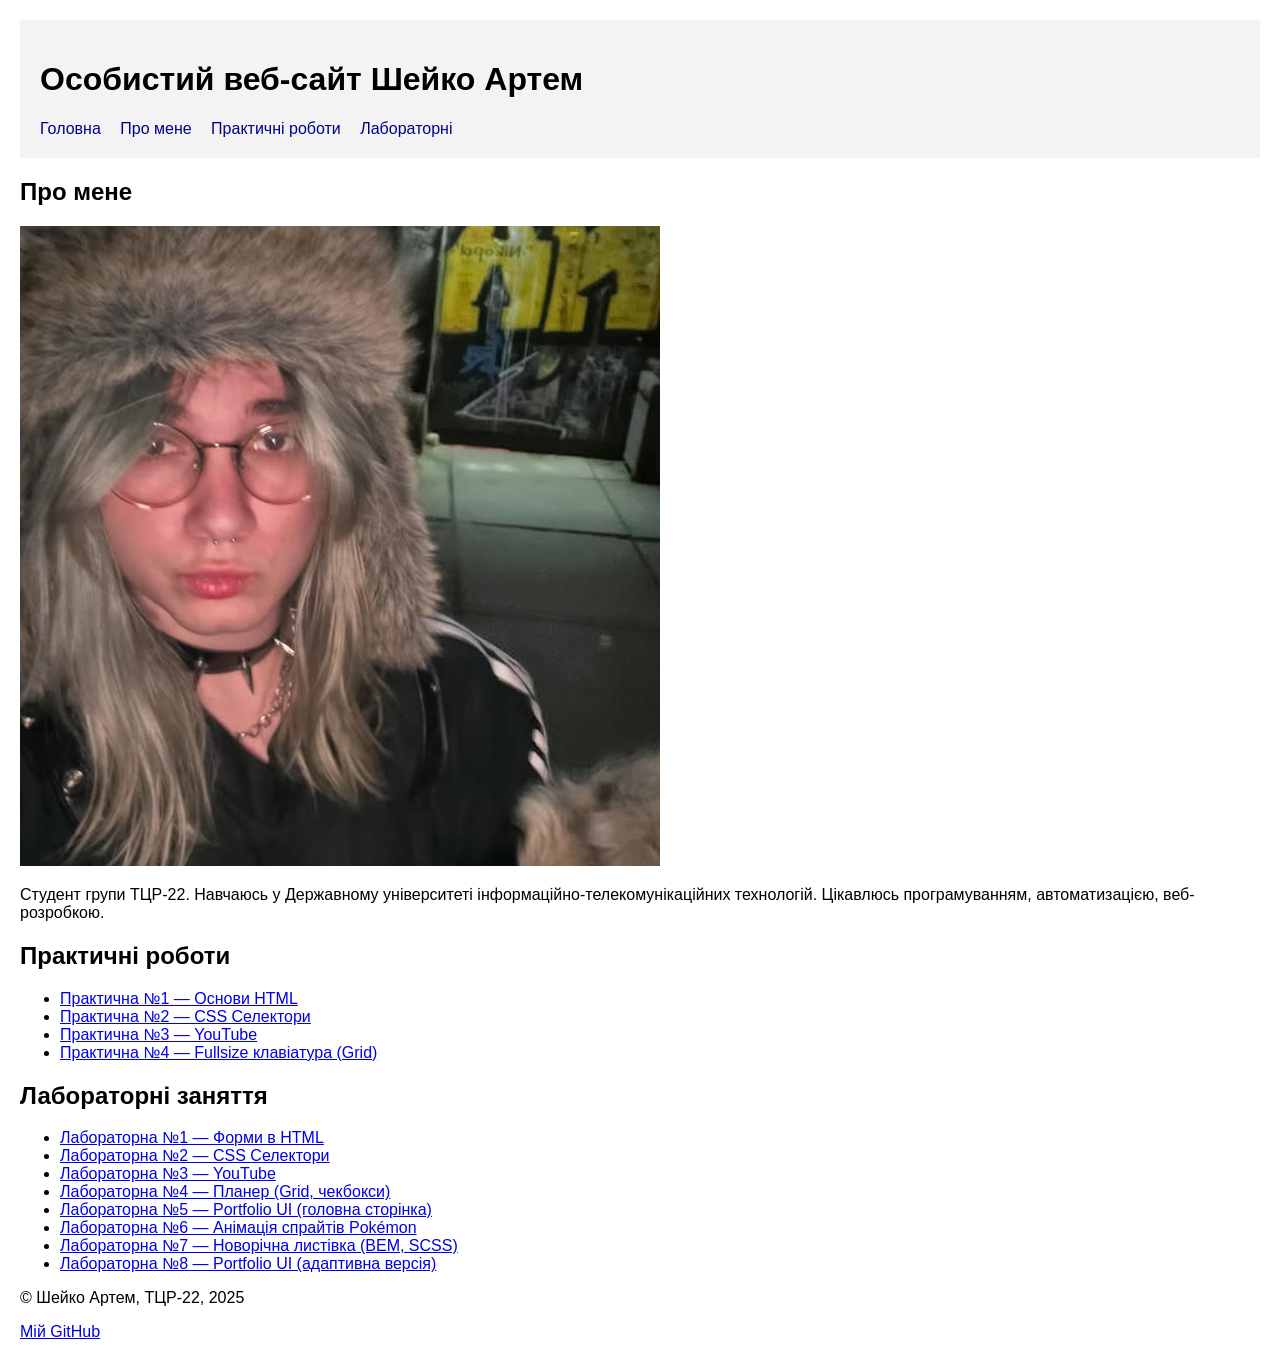
<file: index.html>
<!DOCTYPE html>
<html lang="uk">
<head>
    <meta charset="UTF-8">
    <title>Особистий веб-сайт Шейко Артем</title>
    <link rel="stylesheet" href="css/style.css">
</head>
<body>

<header>
    <h1>Особистий веб-сайт Шейко Артем</h1>

    <nav>
        <a href="index.html">Головна</a>
        <a href="about/index.html">Про мене</a>
        <a href="practicals/index.html">Практичні роботи</a>
        <a href="labs/index.html">Лабораторні</a>
    </nav>
</header>

<main>

<section id="about">
    <h2>Про мене</h2>
    <img src="img/myphoto.jpg" alt="Шейко Артем">
    <p>Студент групи ТЦР-22. Навчаюсь у Державному університеті
       інформаційно-телекомунікаційних технологій. Цікавлюсь програмуванням, автоматизацією,
       веб-розробкою.</p>
</section>

<section id="practicals">
    <h2>Практичні роботи</h2>
    <ul>
        <li><a href="practicals/practical1.html">Практична №1 — Основи HTML</a></li>
        <li><a href="practicals/practical2.html">Практична №2 — CSS Селектори</a></li>
        <li><a href="lab3/index.html">Практична №3 — YouTube</a></li>
        <li><a href="practicals/practical4.html">Практична №4 — Fullsize клавіатура (Grid)</a></li>
    </ul>
</section>

<section id="labs">
    <h2>Лабораторні заняття</h2>
    <ul>
        <li><a href="labs/lab1/lab1.html">Лабораторна №1 — Форми в HTML</a></li>
        <li><a href="labs/lab2/lab2.html">Лабораторна №2 — CSS Селектори</a></li>
        <li><a href="labs/lab3/youtube.html">Лабораторна №3 — YouTube</a></li>
        <li><a href="labs/lab4/lab4.html">Лабораторна №4 — Планер (Grid, чекбокси)</a></li>
        <li><a href="labs/lab5/lab5.html">Лабораторна №5 — Portfolio UI (головна сторінка)</a></li>
        <li><a href="labs/lab6/lab6.html">Лабораторна №6 — Анімація спрайтів Pokémon</a></li>
        <li><a href="labs/lab7/index.html">Лабораторна №7 — Новорічна листівка (BEM, SCSS)</a></li>
        <li><a href="labs/lab8/lab8.html">Лабораторна №8 — Portfolio UI (адаптивна версія)</a></li>
    </ul>
</section>

</main>

<footer>
    <p>© Шейко Артем, ТЦР-22, 2025</p>
    <p><a href="https://github.com/shkbb">Мій GitHub</a></p>
</footer>

</body>
</html>
</file>
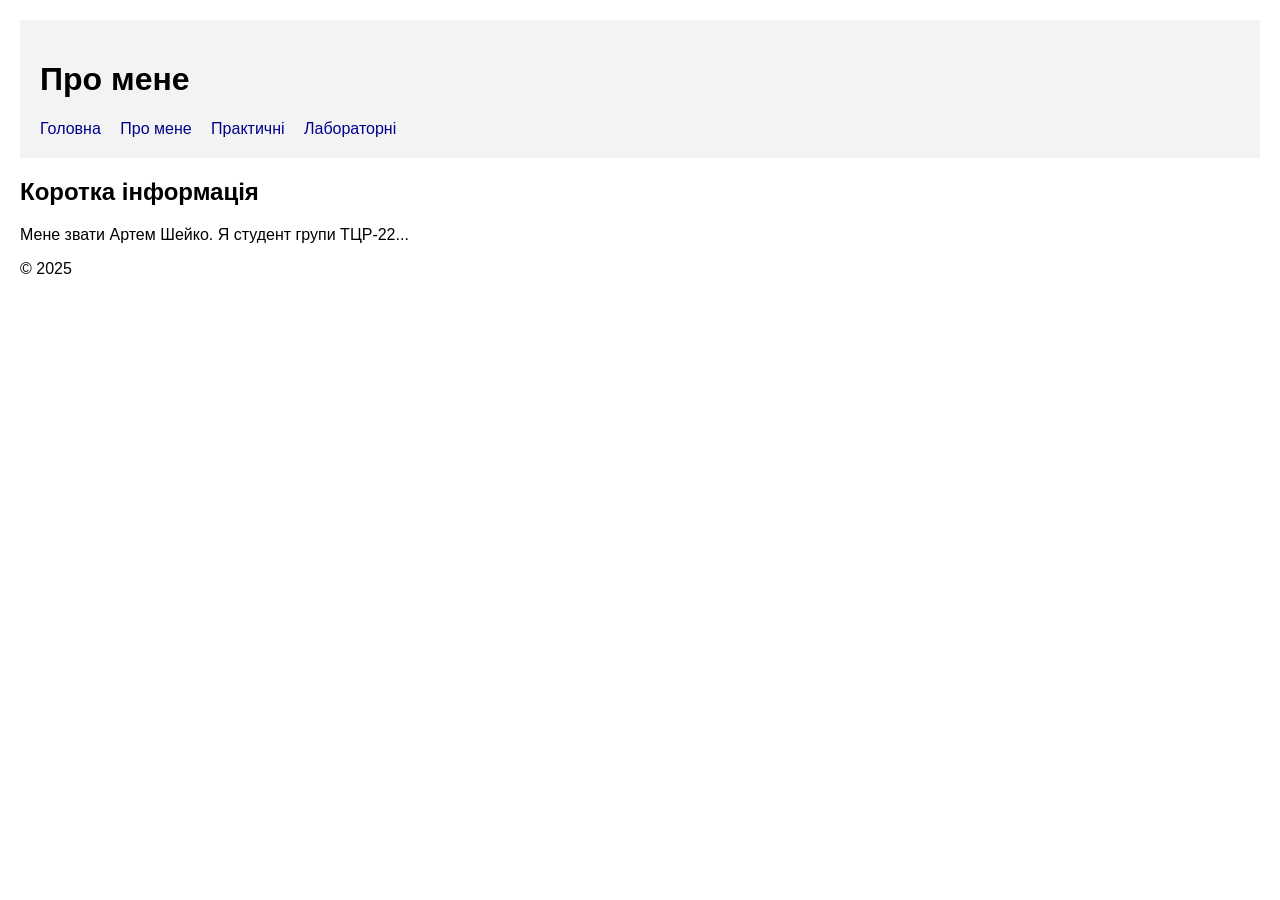
<file: about/index.html>
<!DOCTYPE html>
<html lang="uk">
<head>
    <meta charset="UTF-8">
    <title>Про мене</title>
    <link rel="stylesheet" href="../css/style.css">
</head>
<body>

<header>
    <h1>Про мене</h1>
    <nav>
        <a href="../index.html">Головна</a>
        <a href="index.html">Про мене</a>
        <a href="../practicals/index.html">Практичні</a>
        <a href="../labs/index.html">Лабораторні</a>
    </nav>
</header>

<main>
    <h2>Коротка інформація</h2>
    <p>Мене звати Артем Шейко. Я студент групи ТЦР-22...</p>
</main>

<footer>
    <p>© 2025</p>
</footer>

</body>
</html>
</file>
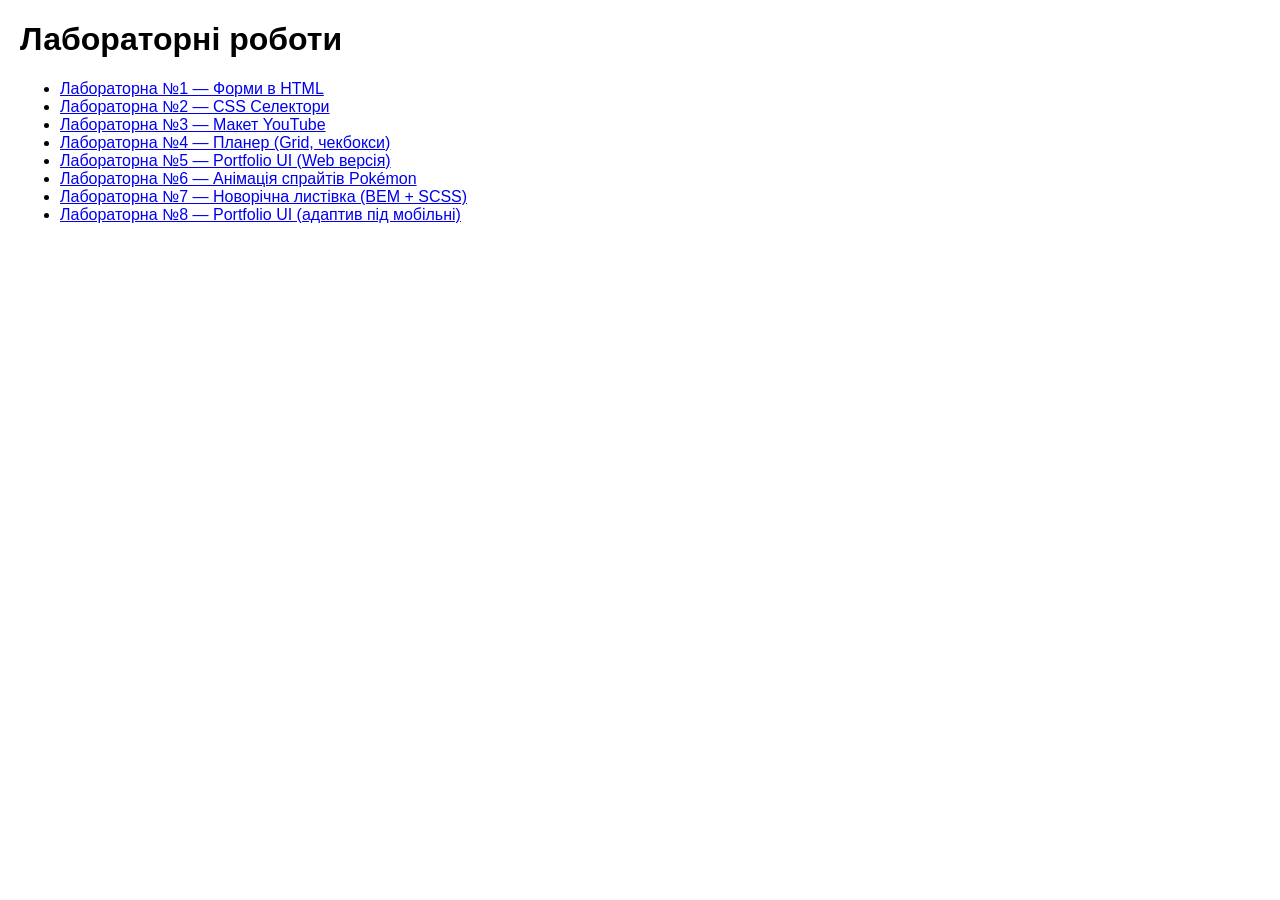
<file: labs/index.html>
<!DOCTYPE html>
<html lang="uk">
<head>
    <meta charset="UTF-8">
    <title>Лабораторні роботи</title>
    <link rel="stylesheet" href="../css/style.css">
</head>
<body>

<h1>Лабораторні роботи</h1>

<ul>
    <li><a href="lab1/lab1.html">Лабораторна №1 — Форми в HTML</a></li>
    <li><a href="lab2/lab2.html">Лабораторна №2 — CSS Селектори</a></li>
    <li><a href="lab3/youtube.html">Лабораторна №3 — Макет YouTube</a></li>
    <li><a href="lab4/lab4.html">Лабораторна №4 — Планер (Grid, чекбокси)</a></li>
    <li><a href="lab5/lab5.html">Лабораторна №5 — Portfolio UI (Web версія)</a></li>
    <li><a href="lab6/lab6.html">Лабораторна №6 — Анімація спрайтів Pokémon</a></li>
    <li><a href="lab7/index.html">Лабораторна №7 — Новорічна листівка (BEM + SCSS)</a></li>
    <li><a href="lab8/lab8.html">Лабораторна №8 — Portfolio UI (адаптив під мобільні)</a></li>
</ul>

</body>
</html>
</file>
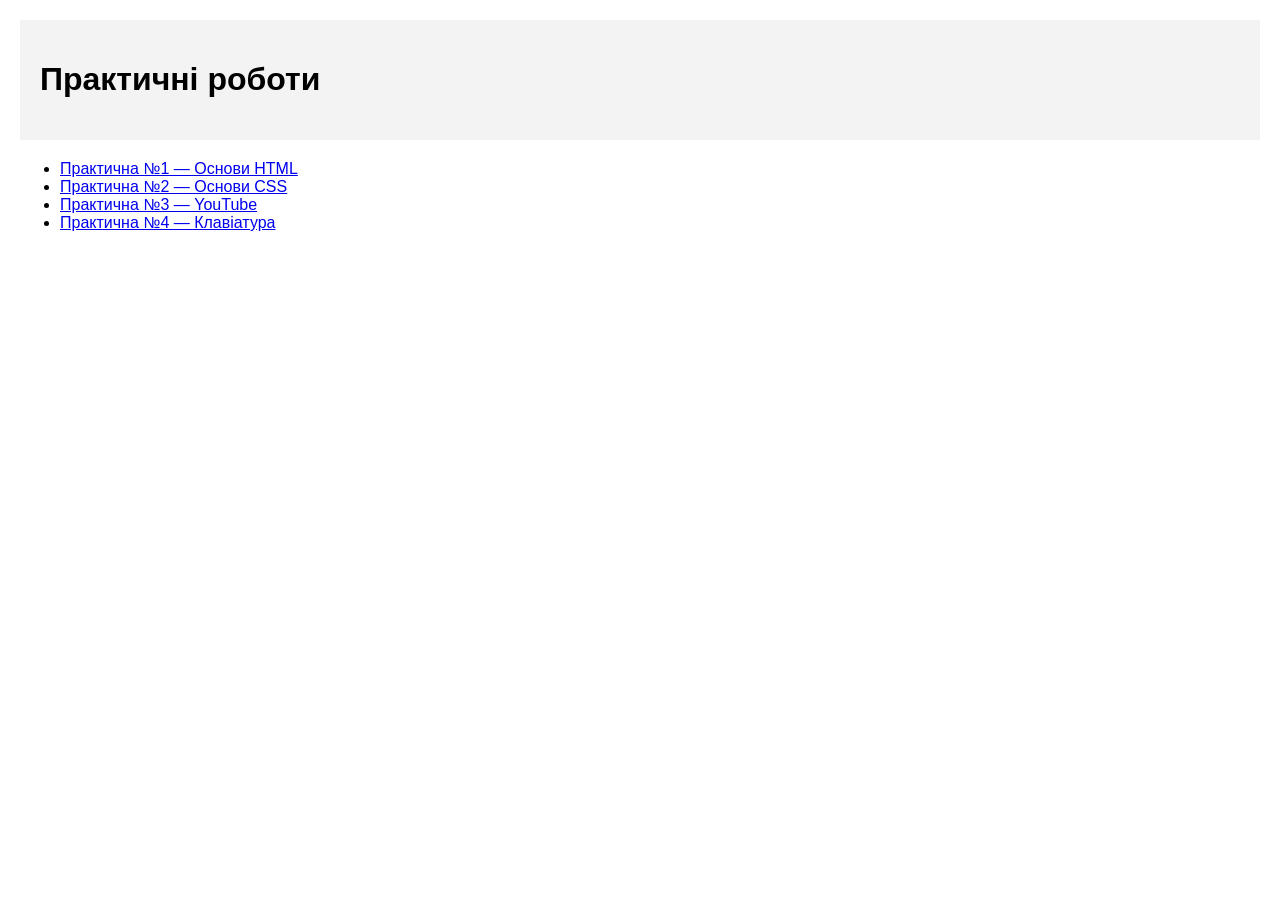
<file: practicals/index.html>
<!DOCTYPE html>
<html lang="uk">
<head>
    <meta charset="UTF-8">
    <title>Практичні роботи</title>
    <link rel="stylesheet" href="../css/style.css">
</head>
<body>

<header>
    <h1>Практичні роботи</h1>
</header>

<main>
    <ul>
        <li><a href="practical1.html">Практична №1 — Основи HTML</a></li>
        <li><a href="practical2.html">Практична №2 — Основи CSS</a></li>
        <li><a href="lab3/index.html">Практична №3 — YouTube</a></li>
        <li><a href="practical1.html">Практична №4 — Клавіатура</a></li>
    </ul>
</main>

</body>
</html>
</file>
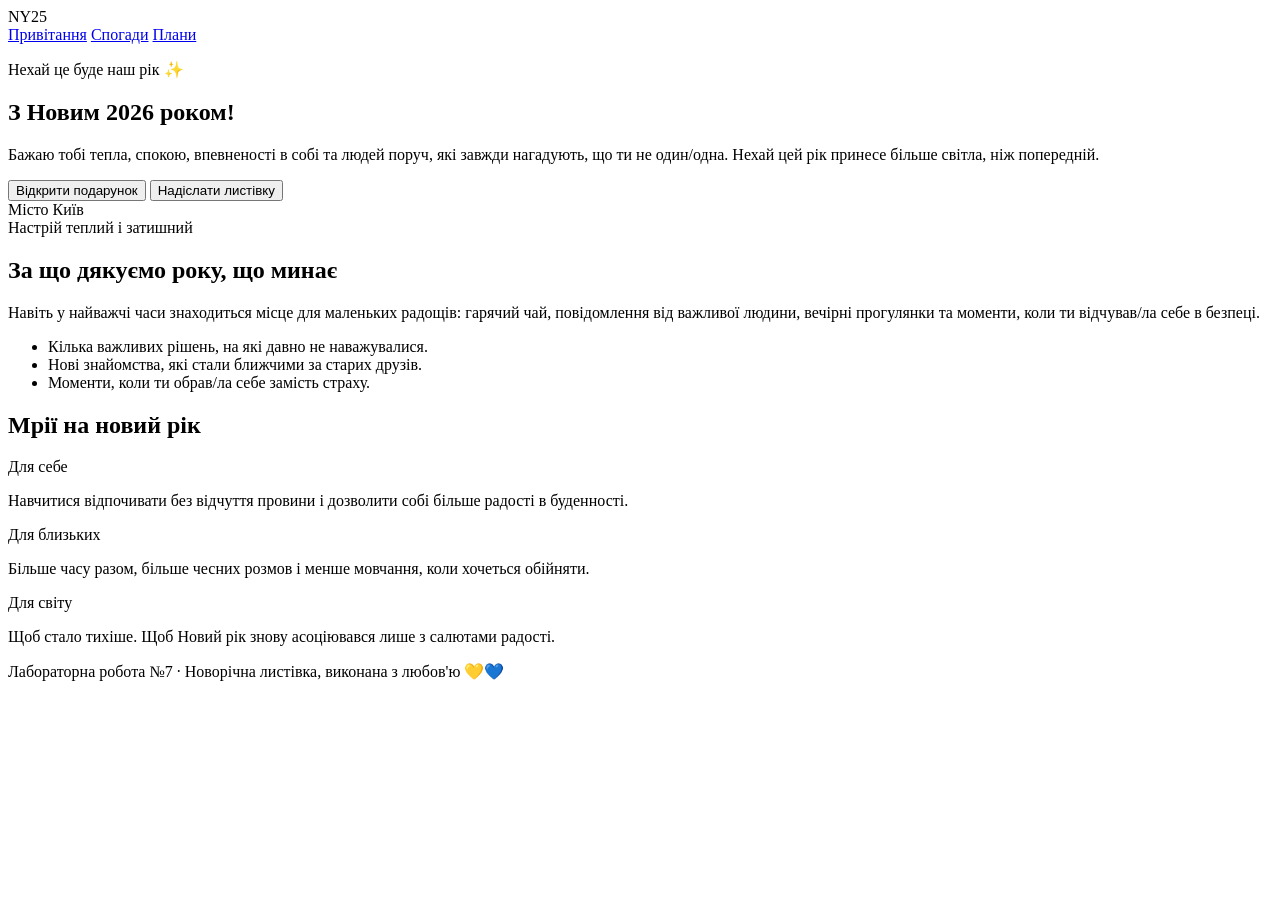
<file: labs/lab7/index.html>
<!doctype html>
<body class="page page_theme-dark">
<div class="page__snow"></div>


<header class="page__header header">
<div class="header__logo">NY<span class="header__logo-accent">25</span></div>
<nav class="header__nav nav">
<a href="#wishes" class="nav__link nav__link--active">Привітання</a>
<a href="#memories" class="nav__link">Спогади</a>
<a href="#plans" class="nav__link">Плани</a>
</nav>
</header>


<main class="page__content content">
<section class="content__card card" id="wishes">
<div class="card__lights"></div>


<div class="card__inner">
<p class="card__eyebrow">Нехай це буде наш рік ✨</p>
<h1 class="card__title">З Новим <span class="card__title-highlight">2026</span> роком!</h1>
<p class="card__text">Бажаю тобі тепла, спокою, впевненості в собі та людей поруч, які завжди нагадують, що ти не один/одна. Нехай цей рік принесе більше світла, ніж попередній.</p>


<div class="card__actions">
<button class="button button_type-primary">Відкрити подарунок</button>
<button class="button button_type-ghost">Надіслати листівку</button>
</div>


<div class="card__meta meta">
<div class="meta__item">
<span class="meta__label">Місто</span>
<span class="meta__value">Київ</span>
</div>
<div class="meta__item">
<span class="meta__label">Настрій</span>
<span class="meta__value meta__value--accent">теплий і затишний</span>
</div>
</div>
</div>


<div class="card__tree tree">
<div class="tree__body">
<div class="tree__layer tree__layer--top"></div>
<div class="tree__layer tree__layer--middle"></div>
<div class="tree__layer tree__layer--bottom"></div>
</div>
<div class="tree__trunk"></div>
<div class="tree__star"></div>
<div class="tree__bauble tree__bauble--left"></div>
<div class="tree__bauble tree__bauble--right"></div>
</div>
</section>


<section class="content__row extra" id="memories">
<div class="extra__block extra__block_type-text">
<h2 class="extra__title">За що дякуємо року, що минає</h2>
<p class="extra__text">Навіть у найважчі часи знаходиться місце для маленьких радощів: гарячий чай, повідомлення від важливої людини, вечірні прогулянки та моменти, коли ти відчував/ла себе в безпеці.</p>
</div>
<div class="extra__block extra__block_type-list">
<ul class="extra__list">
<li class="extra__item">Кілька важливих рішень, на які давно не наважувалися.</li>
<li class="extra__item">Нові знайомства, які стали ближчими за старих друзів.</li>
<li class="extra__item">Моменти, коли ти обрав/ла себе замість страху.</li>
</ul>
</div>
</section>


<section class="content__row plans" id="plans">
<h2 class="plans__title">Мрії на новий рік</h2>
<div class="plans__grid">
<div class="plans__item plans__item_type-soft">
<span class="plans__label">Для себе</span>
<p class="plans__text">Навчитися відпочивати без відчуття провини і дозволити собі більше радості в буденності.</p>
</div>
<div class="plans__item plans__item_type-soft">
<span class="plans__label">Для близьких</span>
<p class="plans__text">Більше часу разом, більше чесних розмов і менше мовчання, коли хочеться обійняти.</p>
</div>
<div class="plans__item plans__item_type-soft">
<span class="plans__label">Для світу</span>
<p class="plans__text">Щоб стало тихіше. Щоб Новий рік знову асоціювався лише з салютами радості.</p>
</div>
</div>
</section>
</main>


<footer class="page__footer footer">
<p class="footer__text">Лабораторна робота №7 · Новорічна листівка, виконана з любов'ю 💛💙</p>
</footer>
</body>
</html>
</file>
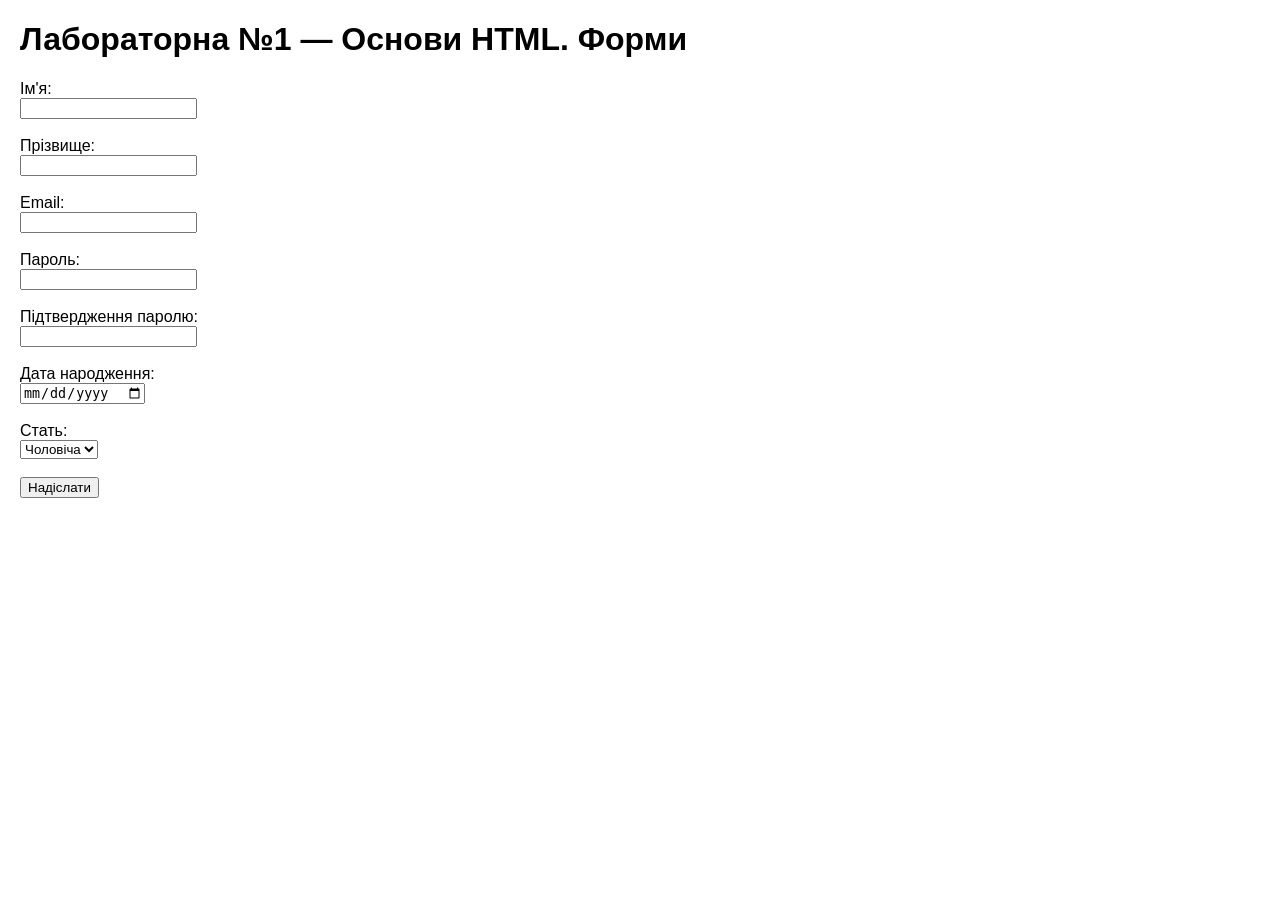
<file: labs/lab1.html>
<!DOCTYPE html>
<html lang="uk">
<head>
    <meta charset="UTF-8">
    <title>Лабораторна 1</title>
    <link rel="stylesheet" href="../css/style.css">
</head>
<body>
<h1>Лабораторна №1 — Основи HTML. Форми</h1>

<form action="https://webhook.site/67911d52-0fb8-4eac-b270-09593034e4cf" method="post">

    <label>Ім'я:</label><br>
    <input type="text" name="firstname" required><br><br>

    <label>Прізвище:</label><br>
    <input type="text" name="lastname" required><br><br>

    <label>Email:</label><br>
    <input type="email" name="email" required><br><br>

    <label>Пароль:</label><br>
    <input type="password" name="password" required><br><br>

    <label>Підтвердження паролю:</label><br>
    <input type="password" name="confirm_password" required><br><br>

    <label>Дата народження:</label><br>
    <input type="date" name="birthdate"><br><br>

    <label>Стать:</label><br>
    <select name="gender">
        <option value="m">Чоловіча</option>
        <option value="f">Жіноча</option>
        <option value="o">Інша</option>
    </select><br><br>

    <input type="submit" value="Надіслати">
</form>

</body>
</html>
</file>
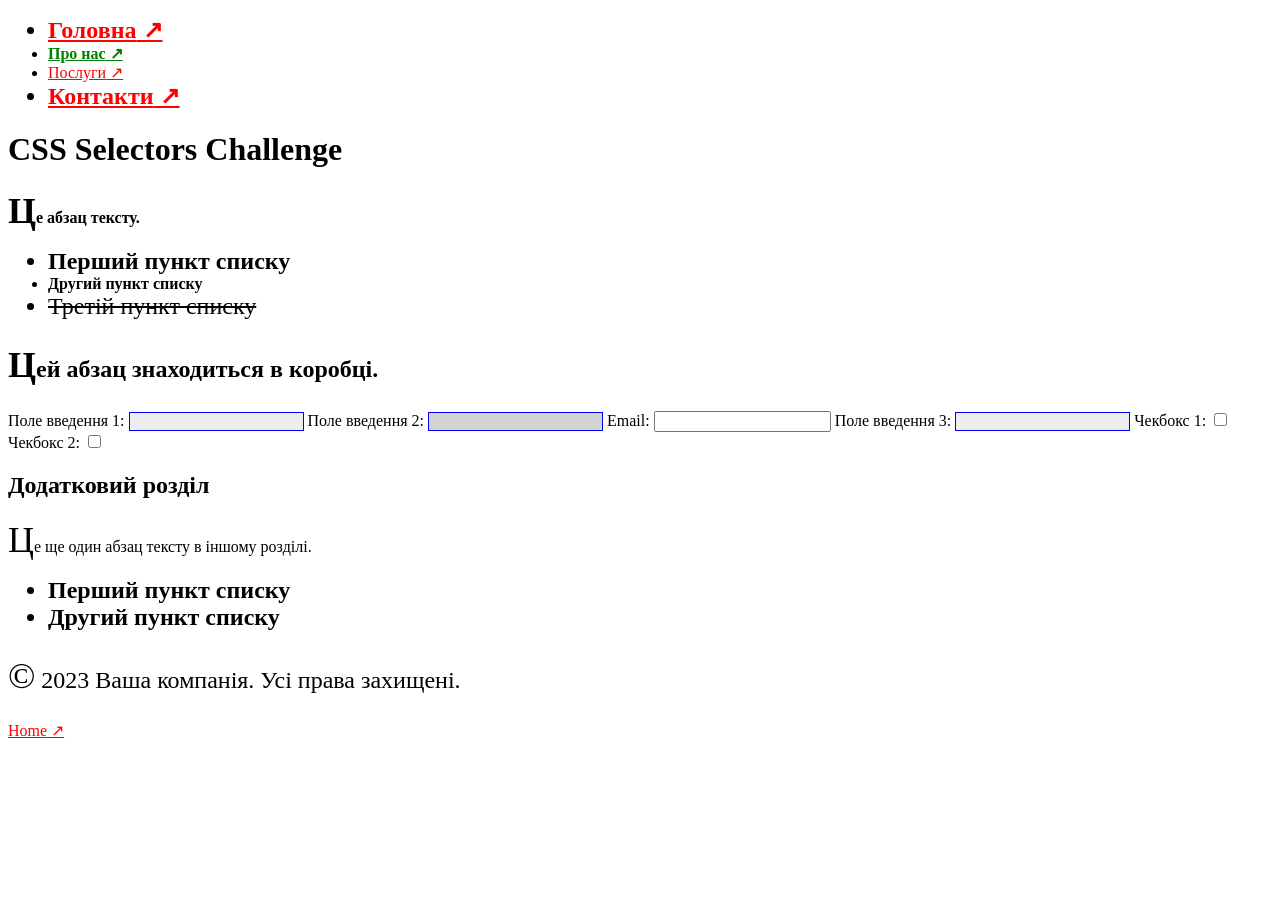
<file: labs/lab2.html>
<!DOCTYPE html>
<html lang="en">
<head>
    <meta charset="UTF-8">
    <meta name="viewport" content="width=device-width, initial-scale=1.0">
    <link rel="stylesheet" href="lab2.css">
    <title>CSS Selectors Challenge</title>
</head>
<body>
    <header>
        <nav>
            <ul>
                <li><a href="#">Головна</a></li>
                <li><a href="https://example.com">Про нас</a></li>
                <li><a href="#">Послуги</a></li>
                <li><a href="http://notrealsite.ua">Контакти</a></li>
            </ul>
        </nav>
    </header>
    <div class="container">
        <h1>CSS Selectors Challenge</h1>
        <p>Це абзац тексту.</p>
        <ul>
            <li>Перший пункт списку</li>
            <li class="special">Другий пункт списку</li>
            <li>Третій пункт списку</li>
        </ul>
        <div class="box">
            <p>Цей абзац знаходиться в коробці.</p>
        </div>
        <form>
            <label for="input1">Поле введення 1:</label>
            <input type="text" id="input1">
            <label for="input2">Поле введення 2:</label>
            <input type="text" id="input2" disabled>
            <label for="email1">Email:</label>
            <input type="email" id="email1">
            <label for="input3">Поле введення 3:</label>
            <input type="text" id="input3">
            <label for="check1">Чекбокс 1:</label>
            <input type="checkbox" id="check1">
            <label for="check2">Чекбокс 2:</label>
            <input type="checkbox" id="check2">
        </form>
    </div>
    <section>
        <h2>Додатковий розділ</h2>
        <p>Це ще один абзац тексту в іншому розділі.</p>
        <ul>
            <li>Перший пункт списку</li>
            <li>Другий пункт списку</li>
        </ul>
    </section>
    <footer>
        <p>&copy; 2023 Ваша компанія. Усі права захищені.</p>
        <a href="#">Home</a>
    </footer>
</body>
</html>
</file>
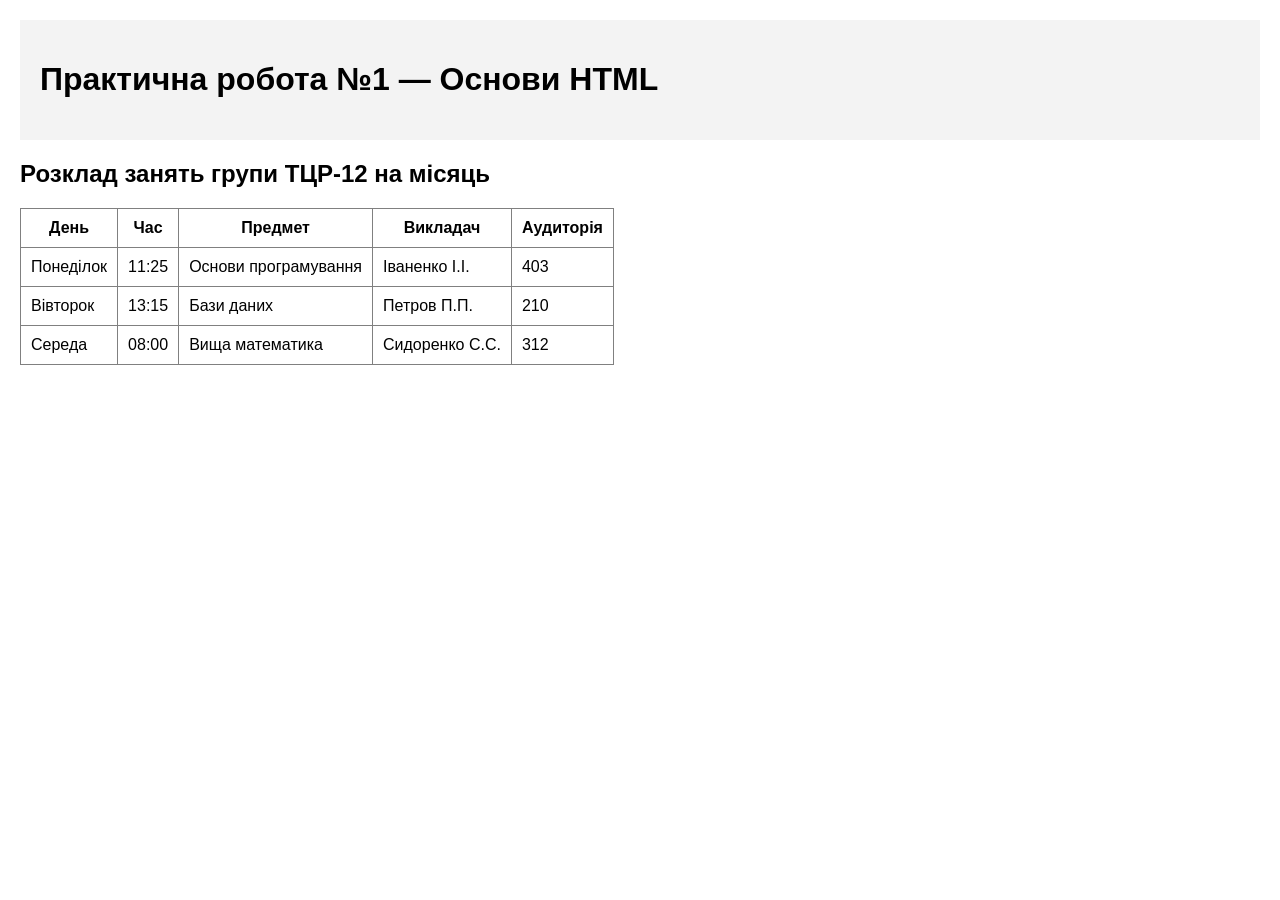
<file: practicals/practical1.html>
<!DOCTYPE html>
<html lang="uk">
<head>
    <meta charset="UTF-8">
    <title>Практична робота №1</title>
    <link rel="stylesheet" href="../css/style.css">
</head>
<body>

<header>
    <h1>Практична робота №1 — Основи HTML</h1>
</header>

<main>

<h2>Розклад занять групи ТЦР-12 на місяць</h2>

<table border="1" cellpadding="10">
    <tr>
        <th>День</th>
        <th>Час</th>
        <th>Предмет</th>
        <th>Викладач</th>
        <th>Аудиторія</th>
    </tr>

    <tr>
        <td>Понеділок</td>
        <td>11:25</td>
        <td>Основи програмування</td>
        <td>Іваненко І.І.</td>
        <td>403</td>
    </tr>

    <tr>
        <td>Вівторок</td>
        <td>13:15</td>
        <td>Бази даних</td>
        <td>Петров П.П.</td>
        <td>210</td>
    </tr>

    <tr>
        <td>Середа</td>
        <td>08:00</td>
        <td>Вища математика</td>
        <td>Сидоренко С.С.</td>
        <td>312</td>
    </tr>

</table>

</main>

</body>
</html>
</file>
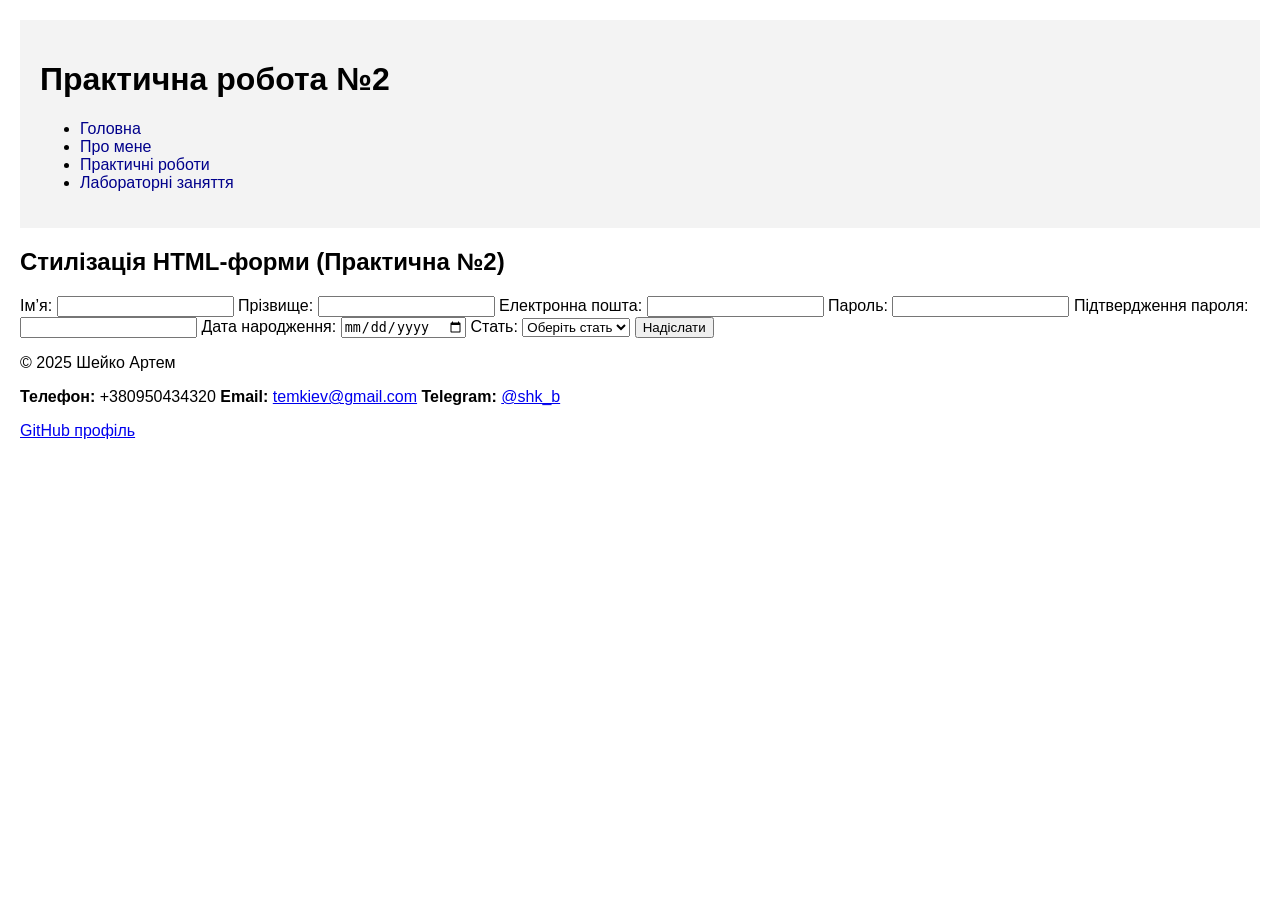
<file: practicals/practical2.html>
<!DOCTYPE html>
<html lang="uk">
<head>
    <meta charset="UTF-8">
    <meta name="viewport" content="width=device-width, initial-scale=1.0">
    <title>Практична робота №2 – Основи CSS</title>
    <link rel="stylesheet" href="../css/style.css">
</head>
<body>

<header>
    <div class="header-content">
        <h1 class="site-title">Практична робота №2</h1>

        <nav>
            <ul>
                <li><a href="../index.html">Головна</a></li>
                <li><a href="../about/index.html">Про мене</a></li>
                <li><a href="index.html">Практичні роботи</a></li>
                <li><a href="../labs/index.html">Лабораторні заняття</a></li>
            </ul>
        </nav>
    </div>
</header>


<main>
    <div class="page-container">

        <h2>Стилізація HTML-форми (Практична №2)</h2>

        <form action="#" class="styled-form">

            <label for="name">Ім’я:</label>
            <input type="text" id="name" name="first_name" required>

            <label for="surname">Прізвище:</label>
            <input type="text" id="surname" name="last_name" required>

            <label for="email">Електронна пошта:</label>
            <input type="email" id="email" name="email" required>

            <label for="password">Пароль:</label>
            <input type="password" id="password" name="password" required>

            <label for="confirm_password">Підтвердження пароля:</label>
            <input type="password" id="confirm_password" name="confirm_password" required>

            <label for="birthdate">Дата народження:</label>
            <input type="date" id="birthdate" name="birthdate">

            <label for="gender">Стать:</label>
            <select id="gender" name="gender">
                <option value="">Оберіть стать</option>
                <option value="male">Чоловіча</option>
                <option value="female">Жіноча</option>
                <option value="other">Інше</option>
            </select>

            <input type="submit" value="Надіслати">
        </form>

    </div>
</main>


<footer>
    <div class="footer-container">
        <p>© 2025 Шейко Артем</p>

        <div class="footer-contacts">
            <span><strong>Телефон:</strong> +380950434320</span>
            <span><strong>Email:</strong>
                <a href="mailto:temkiev@gmail.com">temkiev@gmail.com</a>
            </span>
            <span><strong>Telegram:</strong>
                <a href="https://t.me/shk_b" target="_blank">@shk_b</a>
            </span>
        </div>

        <p>
            <a target="_blank" href="https://github.com/shkbb">GitHub профіль</a>
        </p>
    </div>
</footer>

</body>
</html>
</file>
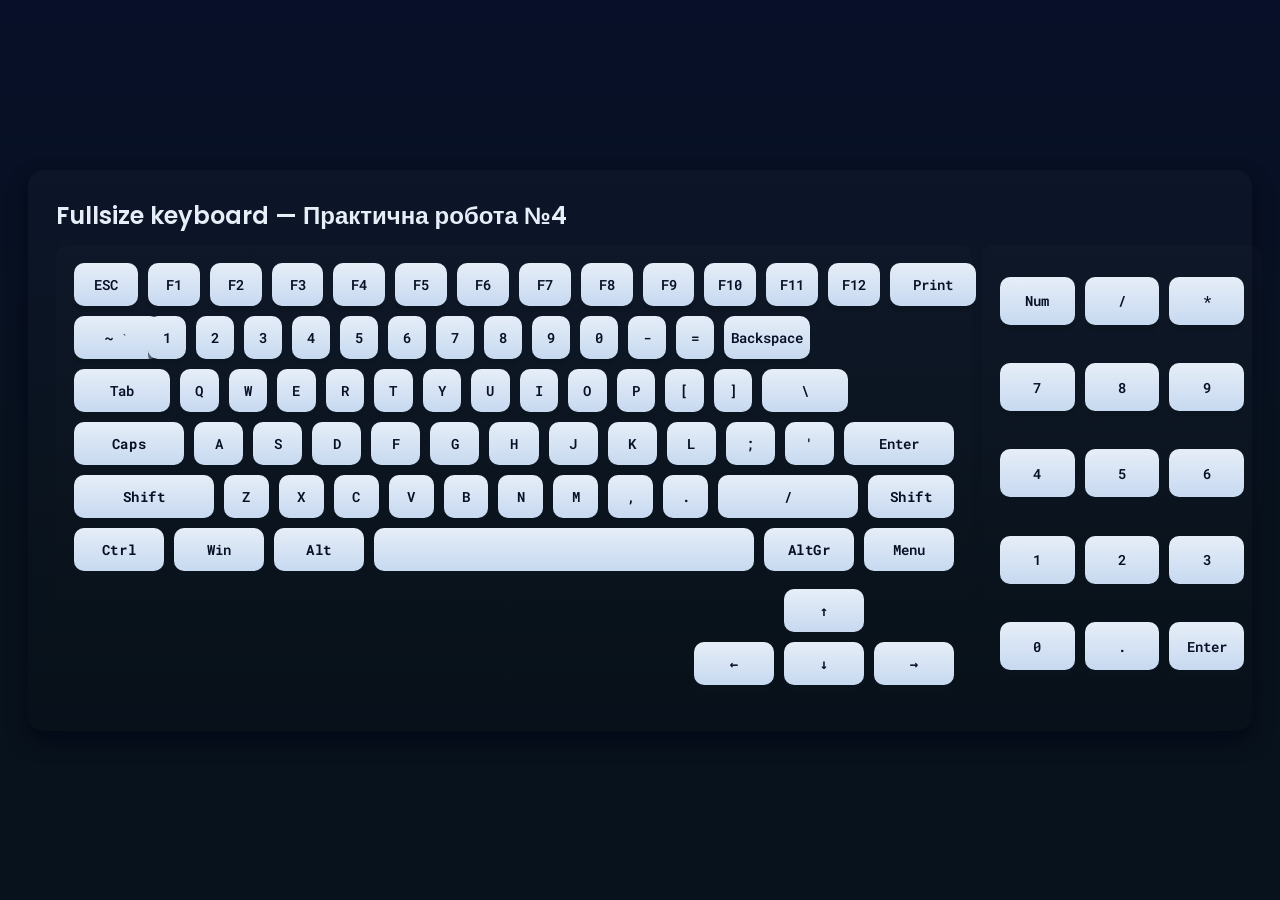
<file: practicals/practical4.html>
<!doctype html>
<html lang="uk">
<head>
  <meta charset="utf-8" />
  <meta name="viewport" content="width=device-width,initial-scale=1" />
  <title>Fullsize Keyboard — Практична робота №4</title>
  
  <link href="https://fonts.googleapis.com/css2?family=Poppins:wght@300;500;700&family=Roboto+Mono:wght@400;700&display=swap" rel="stylesheet">
  <style>
    :root{
      --bg:#0f1724;
      --panel:#0b1220;
      --key:#e6eef8;
      --key-dark:#c7d9f0;
      --accent:#3b82f6;
      --shadow1: 0 6px 0 rgba(10,20,30,0.6);
      --shadow2: 0 10px 20px rgba(2,6,23,0.8);
      --key-radius:10px;
      --gap:10px;
      --key-font: 'Roboto Mono', monospace;
      --label-font: 'Poppins', sans-serif;
    }

    *{box-sizing:border-box}
    html,body{height:100%}
    body{
      margin:0;
      font-family:var(--label-font);
      background: linear-gradient(180deg, #071028 0%, #08121c 60%);
      color:#e6eef8;
      display:flex;
      align-items:center;
      justify-content:center;
      padding:28px;
    }

    .keyboard-wrap{
      width:100%;
      max-width:1300px;
      background:linear-gradient(180deg, rgba(255,255,255,0.02), rgba(0,0,0,0.06));
      border-radius:16px;
      padding:28px;
      box-shadow: var(--shadow2);
    }

    .keyboard{
      display:grid;
      grid-template-columns: 1fr 280px;
      gap:var(--gap);
    }

    .main-keys{
      background:linear-gradient(180deg, rgba(255,255,255,0.01), rgba(0,0,0,0.03));
      padding:18px;
      border-radius:12px;
      display:grid;
      grid-template-rows: repeat(6, auto);
      gap:var(--gap);
    }

    .row{display:grid; gap:var(--gap); grid-auto-flow:column; align-items:center}

    .key{
      background: linear-gradient(180deg, var(--key), var(--key-dark));
      border-radius:var(--key-radius);
      padding:12px 10px;
      min-width:38px;
      text-align:center;
      font-family:var(--key-font);
      font-weight:600;
      color:#071026;
      box-shadow: var(--shadow1);
      user-select:none;
      cursor:pointer;
      transition: transform 0.06s linear, box-shadow 0.06s linear, background 0.12s ease;
      display:flex;align-items:center;justify-content:center;gap:8px;
      font-size:14px;
    }

    .key.wide{min-width:86px; padding:12px 18px}
    .key.extra-wide{min-width:160px}
    .key.space{min-width:380px}
    .key.num{min-width:46px}

    .key.ctrl, .key.shift, .key.alt, .key.tab, .key.caps{
      font-weight:700;
      letter-spacing:0.6px;
    }

    .key.fn{background:transparent; color:var(--accent); box-shadow:none; border:1px solid rgba(255,255,255,0.04)}

    .key:active,
    .key.pressed{
      transform: translateY(6px);
      box-shadow: none;
      background: linear-gradient(180deg, #dbeafc, #bcd7fb);
    }

    .key.toggled{
      background: linear-gradient(180deg, var(--accent), #1f6fe8);
      color:white;
      box-shadow: 0 6px 0 rgba(10,30,80,0.6);
    }

    .key.disabled{
      opacity:0.45; cursor:not-allowed; filter:grayscale(0.2);
    }

    .sub{
      font-size:11px; color:rgba(7,16,38,0.8); font-weight:500; letter-spacing:0.6px
    }

    .row.row1{grid-template-columns: 64px repeat(12, 1fr) 64px}
    .row.row2{grid-template-columns: 64px repeat(14, 1fr) 96px}
    .row.row3{grid-template-columns: 96px repeat(13, 1fr) 96px}
    .row.row4{grid-template-columns: 110px repeat(11, 1fr) 110px}
    .row.row5{grid-template-columns: 140px repeat(9, 1fr) 140px}
    .row.row6{grid-template-columns: 90px 90px 90px 1fr 90px 90px}

    .numpad{
      background:linear-gradient(180deg, rgba(255,255,255,0.01), rgba(0,0,0,0.03));
      padding:18px; border-radius:12px; display:grid; gap:var(--gap);
      grid-template-columns: repeat(3, 1fr);
      align-items:center;
    }

    .numpad .key{min-height:48px}

    .arrow-cluster{display:grid; grid-template-columns: repeat(3, 1fr); gap:var(--gap); align-items:center}

    @media (max-width:1100px){
      .keyboard{grid-template-columns:1fr}
      .key.space{min-width:100%}
    }
  </style>
</head>
<body>
  <div class="keyboard-wrap">
    <h2 style="margin:0 0 12px 0; font-family:var(--label-font); font-weight:600">Fullsize keyboard — Практична робота №4</h2>
    <div class="keyboard">
      <div class="main-keys">
        <div class="row row1">
          <div class="key esc">ESC</div>
          <div class="key">F1</div><div class="key">F2</div><div class="key">F3</div><div class="key">F4</div>
          <div class="key">F5</div><div class="key">F6</div><div class="key">F7</div><div class="key">F8</div>
          <div class="key">F9</div><div class="key">F10</div><div class="key">F11</div><div class="key">F12</div>
          <div class="key wide">Print</div>
        </div>

        <div class="row row2">
          <div class="key wide">~<div class="sub">`</div></div>
          <div class="key">1</div><div class="key">2</div><div class="key">3</div><div class="key">4</div>
          <div class="key">5</div><div class="key">6</div><div class="key">7</div><div class="key">8</div>
          <div class="key">9</div><div class="key">0</div><div class="key">-</div><div class="key">=</div>
          <div class="key wide">Backspace</div>
        </div>

        <div class="row row3">
          <div class="key wide">Tab</div>
          <div class="key">Q</div><div class="key">W</div><div class="key">E</div><div class="key">R</div>
          <div class="key">T</div><div class="key">Y</div><div class="key">U</div><div class="key">I</div>
          <div class="key">O</div><div class="key">P</div><div class="key">[</div><div class="key">]</div>
          <div class="key wide">\</div>
        </div>

        <div class="row row4">
          <div class="key caps">Caps</div>
          <div class="key">A</div><div class="key">S</div><div class="key">D</div><div class="key">F</div>
          <div class="key">G</div><div class="key">H</div><div class="key">J</div><div class="key">K</div>
          <div class="key">L</div><div class="key">;</div><div class="key">'</div>
          <div class="key wide">Enter</div>
        </div>

        <div class="row row5">
          <div class="key shift">Shift</div>
          <div class="key">Z</div><div class="key">X</div><div class="key">C</div><div class="key">V</div>
          <div class="key">B</div><div class="key">N</div><div class="key">M</div><div class="key">,</div>
          <div class="key">.</div><div class="key">/</div>
          <div class="key shift wide">Shift</div>
        </div>

        <div class="row row6">
          <div class="key ctrl">Ctrl</div>
          <div class="key win">Win</div>
          <div class="key alt">Alt</div>
          <div class="key space">&nbsp;</div>
          <div class="key alt">AltGr</div>
          <div class="key menu">Menu</div>
        </div>

        <div style="margin-top:8px; display:flex; justify-content:flex-end">
          <div class="arrow-cluster" style="width:260px;">
            <div></div>
            <div class="key small">↑</div>
            <div></div>
            <div class="key small">←</div>
            <div class="key small">↓</div>
            <div class="key small">→</div>
          </div>
        </div>

      </div>

      <div class="numpad">
        <div class="key num">Num</div>
        <div class="key num">/</div>
        <div class="key num">*</div>
        <div class="key num">7</div>
        <div class="key num">8</div>
        <div class="key num">9</div>
        <div class="key num">4</div>
        <div class="key num">5</div>
        <div class="key num">6</div>
        <div class="key num">1</div>
        <div class="key num">2</div>
        <div class="key num">3</div>
        <div class="key num extra-wide">0</div>
        <div class="key num">.</div>
        <div class="key num">Enter</div>
      </div>

    </div>
  </div>

  <script>
    
    document.querySelectorAll('.key').forEach(k=>{
      k.addEventListener('mousedown',()=>{
        k.classList.add('pressed');
      });
      k.addEventListener('mouseup',()=>{
        k.classList.remove('pressed');
      });
      k.addEventListener('mouseleave',()=>{
        k.classList.remove('pressed');
      });

      if(k.classList.contains('caps')){
        k.addEventListener('click',()=>{
          k.classList.toggle('toggled');
        });
      }
      if(k.textContent.trim()==='Num'){
        k.addEventListener('click',()=>{
          k.classList.toggle('toggled');
        });
      }
    });
  </script>
</body>
</html>
</file>
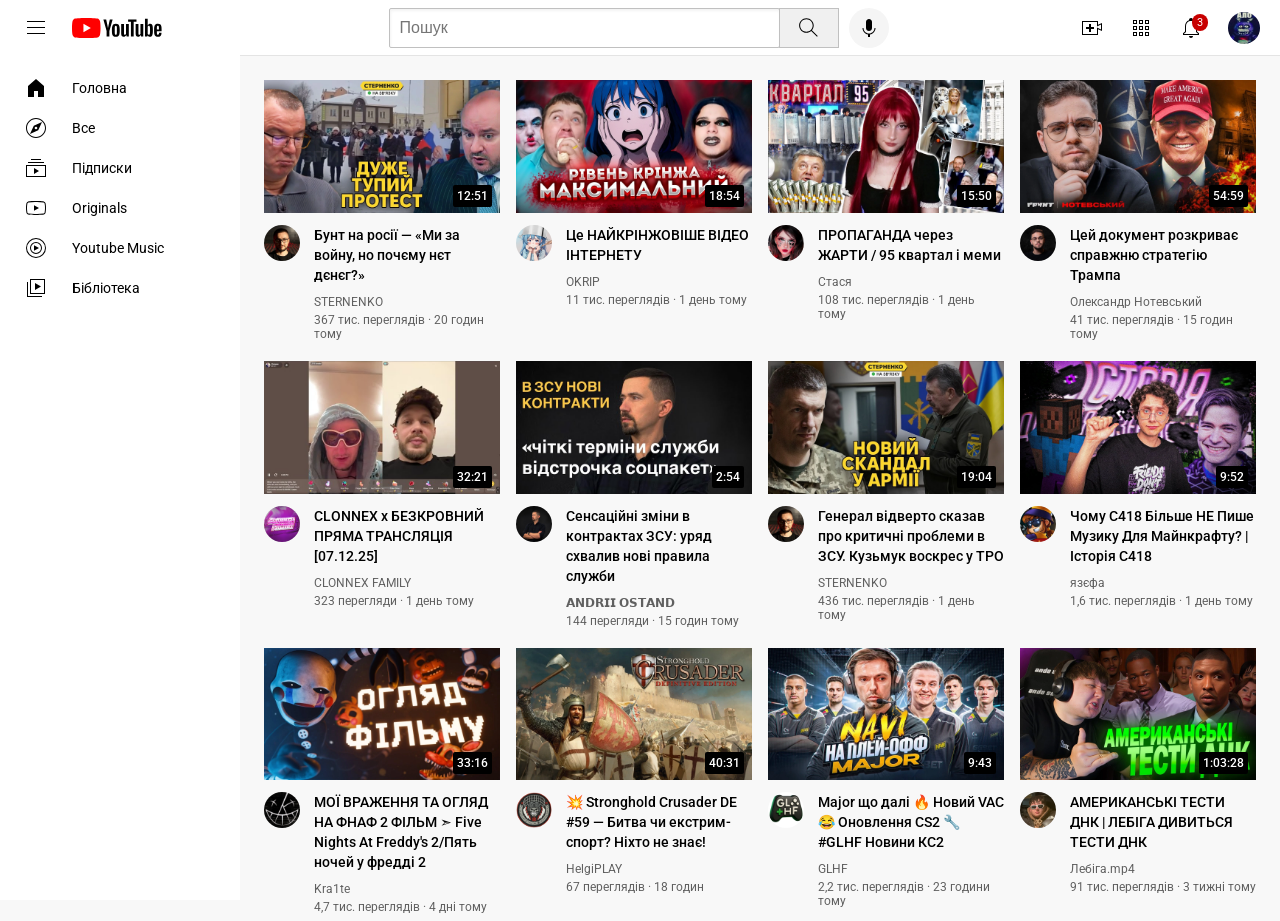
<file: labs/lab3/youtube.html>
<!DOCTYPE html>
<html>
    <head>
        <title>
            Youtube.com lb3
        </title>
        <link rel="preconnect" href="https://fonts.googleapis.com">
        <link rel="preconnect" href="https://fonts.gstatic.com" crossorigin>
        <link href="https://fonts.googleapis.com/css2?family=Roboto:wght@400;500;700&display=swap" rel="stylesheet">
        <link rel="stylesheet" href="styles/general.css">
        <link rel="stylesheet" href="styles/header.css">
        <link rel="stylesheet" href="styles/video.css">
        <link rel="stylesheet" href="styles/sidebar.css">
    </head>
    <body>
        <header class="header">
            <div class="left-section">
                <img class="hamburger-logo" src="icons/hamburger-menu.svg">
                <img class="youtube-logo" src="icons/youtube-logo.svg">
            </div>
            <div class="middle-section">
                <input class="search-bar" type="text" placeholder="Пошук">
                <button class="search-button">
                    <img class="search-icon" src="icons/search.svg">
                    <div class="tooltip">Пошук</div>
                </button>
                <button class="voice-search-button">
                    <img class="voice-search-icon" src="icons/voice-search-icon.svg">
                    <div class="tooltip">Пошук голосом</div>
                </button>
            </div>
            <div class="right-section">
                <div class="upload-icon-container">
                    <img class="upload-icon" src="icons/upload.svg">
                    <div class="tooltip">Створити</div>
                </div>
                <div class="youtube-apps-icon-container">
                    <img class="youtube-apps-icon" src="icons/youtube-apps.svg">
                    <div class="tooltip">Youtube apps</div>
                </div>
                <div class="notifications-icon-container">
                    <img class="notifications-icon" src="icons/notifications.svg">
                    <div class="notifications-count">3</div>
                    <div class="tooltip">Повідомлення</div>
                </div>
                <img class="current-user-picture-icon" src="channel-pictures/my-channel.jpg">
            </div>
        </header>
        <nav class="sidebar">
            <div class="sidebar-link">
                <img src="icons/home.svg">
                <div>Головна</div>
            </div>
            <div class="sidebar-link">
                <img src="icons/explore.svg">
                <div>Все</div>
            </div>
            <div class="sidebar-link">
                <img src="icons/subscriptions.svg">
                <div>Підписки</div>
            </div>
            <div class="sidebar-link">
                <img src="icons/originals.svg">
                <div>Originals</div>
            </div>
            <div class="sidebar-link">
                <img src="icons/youtube-music.svg">
                <div>Youtube Music</div>
            </div>
            <div class="sidebar-link">
                <img src="icons/library.svg">
                <div>Бібліотека</div>
            </div>
        </nav>
        <main>
            <section class="video-grid">
                <div class="video-preview">
                    <div class="thumbnail-row">
                        <a href="https://www.youtube.com/watch?v=F0r8qFvGcqo" target="_blank" class="video-title-link">
                            <img class="thumbnail" src="thumbnails/thumbnail-1.webp">
                        </a>
                        <div class="video-time">12:51</div>
                    </div>
                    <div class="video-info-grid">
                        <div class="channel-picture">   
                            <div class="profile-picture-container">
                                <a href="https://www.youtube.com/@STERNENKO" target="_blank" class="channel-link">
                                    <img class="profile-picture" src="channel-pictures/channel-1.jpeg">
                                </a>
                                <div class="channel-tooltip">
                                    <img class="channel-tooltip-picture" src="channel-pictures/channel-1.jpeg">
                                    <div class="channel-info-tooltip">
                                        <p class="channel-tooltip-name">STERNENKO</p>
                                        <p class="channel-tooltip-stats">Підписалося 2,11 млн користувачів</p>
                                    </div>
                                </div>
                            </div>                                                                                  
                        </div>
                        <div class="video-info">
                            <a href="https://www.youtube.com/watch?v=F0r8qFvGcqo" target="_blank" class="video-title-link">
                                <p class="video-title">Бунт на росії — «Ми за войну, но почєму нєт дєнєг?»</p>
                            </a>
                            <div class="tooltip-hover">
                                <a href="https://www.youtube.com/@STERNENKO" target="_blank" class="channel-link">
                                    <p class="video-author">STERNENKO</p>
                                </a>                            
                                <p class="video-stats">367 тис. переглядів &#183; 20 годин тому</p>
                            </div>
                        </div>
                    </div>
                </div>
                <div class="video-preview">
                    <div class="thumbnail-row">
                        <a href="https://youtu.be/9bzWqdWkKV8?si=EkQ78q1RB1u66t7s" target="_blank" class="video-title-link">
                            <img class="thumbnail" src="thumbnails/thumbnail-2.webp">
                        </a>                        
                        <div class="video-time">18:54</div>
                    </div>
                    <div class="video-info-grid">
                        <div class="channel-picture">
                            <div class="profile-picture-container">
                                <a href="https://www.youtube.com/@OKRIPp" target="_blank" class="channel-link">
                                    <img class="profile-picture" src="channel-pictures/channel-2.jpeg">
                                </a>
                                <div class="channel-tooltip">
                                    <img class="channel-tooltip-picture" src="channel-pictures/channel-2.jpeg">
                                    <div class="channel-info-tooltip">
                                        <p class="channel-tooltip-name">OKRIP</p>
                                        <p class="channel-tooltip-stats">35 тис. користувачів</p>
                                    </div>
                                </div>         
                            </div>
                        </div>
                        <div class="video-info">
                            <a href="https://youtu.be/9bzWqdWkKV8?si=EkQ78q1RB1u66t7s" target="_blank" class="video-title-link">
                                <p class="video-title">Це НАЙКРІНЖОВІШЕ ВІДЕО ІНТЕРНЕТУ</p>
                            </a>
                            <a href="https://www.youtube.com/@OKRIPp" target="_blank" class="channel-link">
                                <p class="video-author">OKRIP</p>
                            </a>                            
                            <p class="video-stats">11 тис. переглядів &#183; 1 день тому</p>
                        </div>
                    </div>
                </div>
                <div class="video-preview">
                    <div class="thumbnail-row">
                        <a href="https://www.youtube.com/watch?v=oFRwbn2RlWI" target="_blank" class="video-title-link">
                            <img class="thumbnail" src="thumbnails/thumbnail-3.webp">
                        </a>                        
                        <div class="video-time">15:50</div>
                    </div>
                    <div class="video-info-grid">
                        <div class="channel-picture">
                            <div class="profile-picture-container">
                                <a href="https://www.youtube.com/@stacy__mar" target="_blank" class="channel-link">
                                    <img class="profile-picture" src="channel-pictures/channel-3.jpeg">
                                </a>
                                <div class="channel-tooltip">
                                    <img class="channel-tooltip-picture" src="channel-pictures/channel-3.jpeg">
                                    <div class="channel-info-tooltip">
                                        <p class="channel-tooltip-name">Стася</p>
                                        <p class="channel-tooltip-stats">266 тис. користувачів</p>
                                    </div>
                                </div>
                            </div>
                        </div>
                        <div class="video-info">
                            <a href="https://www.youtube.com/watch?v=oFRwbn2RlWI" target="_blank" class="video-title-link">
                                <p class="video-title">ПРОПАГАНДА через ЖАРТИ / 95 квартал і меми</p>
                            </a>
                            <a href="https://www.youtube.com/@stacy__mar" target="_blank" class="channel-link">
                                <p class="video-author">Стася</p>
                            </a>                            
                            <p class="video-stats">108 тис. переглядів &#183; 1 день тому</p>
                        </div>
                    </div>
                </div>
                <div class="video-preview">
                    <div class="thumbnail-row">
                        <a href="https://www.youtube.com/watch?v=sFah9FhpNKQ" target="_blank" class="video-title-link">
                            <img class="thumbnail" src="thumbnails/thumbnail-4.webp">
                        </a>                        
                        <div class="video-time">54:59</div>
                    </div>
                    <div class="video-info-grid">
                        <div class="channel-picture">
                            <div class="profile-picture-container">
                                <a href="https://www.youtube.com/@Notevskyi" target="_blank" class="channel-link">
                                    <img class="profile-picture" src="channel-pictures/channel-4.jpeg">
                                </a>
                                <div class="channel-tooltip">
                                    <img class="channel-tooltip-picture" src="channel-pictures/channel-4.jpeg">
                                    <div class="channel-info-tooltip">
                                        <p class="channel-tooltip-name">Олександр Нотевський</p>
                                        <p class="channel-tooltip-stats">113 тис. користувачів</p>
                                    </div>
                                </div>
                            </div>
                        </div>
                        <div class="video-info">
                            <a href="https://www.youtube.com/watch?v=sFah9FhpNKQ" target="_blank" class="video-title-link">
                                <p class="video-title">Цей документ розкриває справжню стратегію Трампа</p>
                            </a>
                            <a href="https://www.youtube.com/@Notevskyi" target="_blank" class="channel-link">
                                <p class="video-author">Олександр Нотевський</p>
                            </a>                            
                            <p class="video-stats">41 тис. переглядів &#183; 15 годин тому</p>
                        </div>
                    </div>
                </div>
                <div class="video-preview">
                    <div class="thumbnail-row">
                        <a href="https://youtu.be/IHqZdjGdXVo?si=khQUQicxIWo3SK6w" target="_blank" class="video-title-link">
                            <img class="thumbnail" src="thumbnails/thumbnail-5.webp">
                        </a>                        
                        <div class="video-time">32:21</div>
                    </div>
                    <div class="video-info-grid">
                        <div class="channel-picture">
                            <div class="profile-picture-container">
                                <a href="https://www.youtube.com/@clonnexfamily" target="_blank" class="channel-link">
                                    <img class="profile-picture" src="channel-pictures/channel-5.jpeg">
                                </a>
                                <div class="channel-tooltip">
                                    <img class="channel-tooltip-picture" src="channel-pictures/channel-5.jpeg">
                                    <div class="channel-info-tooltip">
                                        <p class="channel-tooltip-name">CLONNEX FAMILY</p>
                                        <p class="channel-tooltip-stats">13,7 тис. користувачів</p>
                                    </div>
                                </div>
                            </div>
                        </div>
                        <div class="video-info">
                            <a href="https://youtu.be/IHqZdjGdXVo?si=khQUQicxIWo3SK6w" target="_blank" class="video-title-link">
                                <p class="video-title">CLONNEX x БЕЗКРОВНИЙ ПРЯМА ТРАНСЛЯЦІЯ [07.12.25]</p>
                            </a>
                            <a href="https://www.youtube.com/@clonnexfamily" target="_blank" class="channel-link">
                                <p class="video-author">CLONNEX FAMILY</p>
                            </a>                            
                            <p class="video-stats">323 перегляди &#183; 1 день тому</p>
                        </div>
                    </div>
                </div>
                <div class="video-preview">
                    <div class="thumbnail-row">
                        <a href="https://youtu.be/7R6IiRgoudc?si=8VT3ZN9pOZKFRwGP" target="_blank" class="video-title-link">
                            <img class="thumbnail" src="thumbnails/thumbnail-6.webp">
                        </a>                        
                        <div class="video-time">2:54</div>
                    </div>
                    <div class="video-info-grid">
                        <div class="channel-picture">
                            <div class="profile-picture-container">
                                <a href="https://www.youtube.com/@andrii.ostand" target="_blank" class="channel-link">
                                    <img class="profile-picture" src="channel-pictures/channel-6.jpeg">
                                </a>
                                <div class="channel-tooltip">
                                    <img class="channel-tooltip-picture" src="channel-pictures/channel-6.jpeg">
                                    <div class="channel-info-tooltip">
                                        <p class="channel-tooltip-name">𝗔𝗡𝗗𝗥𝗜𝗜 𝗢𝗦𝗧𝗔𝗡𝗗</p>
                                        <p class="channel-tooltip-stats">6,89 тис. користувачів</p>
                                    </div>
                                </div>
                            </div>
                        </div>
                        <div class="video-info">
                            <a href="https://youtu.be/7R6IiRgoudc?si=8VT3ZN9pOZKFRwGP" target="_blank" class="video-title-link">
                                <p class="video-title">Сенсаційні зміни в контрактах ЗСУ: уряд схвалив нові правила служби</p>
                            </a>
                            <a href="https://www.youtube.com/@andrii.ostand" target="_blank" class="channel-link">
                                <p class="video-author">𝗔𝗡𝗗𝗥𝗜𝗜 𝗢𝗦𝗧𝗔𝗡𝗗</p>
                            </a>                            
                            <p class="video-stats">144 перегляди &#183; 15 годин тому</p>
                        </div>
                    </div>
                </div>
                <div class="video-preview">
                    <div class="thumbnail-row">
                        <a href="https://www.youtube.com/watch?v=fMYL8iO-rw0" target="_blank" class="video-title-link">
                            <img class="thumbnail" src="thumbnails/thumbnail-7.webp">
                        </a>                        
                        <div class="video-time">19:04</div>
                    </div>
                    <div class="video-info-grid">
                        <div class="channel-picture">
                            <div class="profile-picture-container">
                                <a href="https://www.youtube.com/@STERNENKO" target="_blank" class="channel-link">
                                    <img class="profile-picture" src="channel-pictures/channel-7.jpeg">
                                </a>
                                <div class="channel-tooltip">
                                    <img class="channel-tooltip-picture" src="channel-pictures/channel-7.jpeg">
                                    <div class="channel-info-tooltip">
                                        <p class="channel-tooltip-name">STERNENKO</p>
                                        <p class="channel-tooltip-stats">Підписалося 2,11 млн користувачів</p>
                                    </div>
                                </div>
                            </div>
                        </div>
                        <div class="video-info">
                            <a href="https://www.youtube.com/watch?v=fMYL8iO-rw0" target="_blank" class="video-title-link">
                                <p class="video-title">Генерал відверто сказав про критичні проблеми в ЗСУ. Кузьмук воскрес у ТРО</p>
                            </a>
                            <a href="https://www.youtube.com/@STERNENKO" target="_blank" class="channel-link">
                                <p class="video-author">STERNENKO</p>
                            </a>                            
                            <p class="video-stats">436 тис. переглядів &#183; 1 день тому</p>
                        </div>
                    </div>
                </div>
                <div class="video-preview">
                    <div class="thumbnail-row">
                        <a href="https://www.youtube.com/watch?v=xmFK5DrIR_M" target="_blank" class="video-title-link">
                            <img class="thumbnail" src="thumbnails/thumbnail-8.webp">
                        </a>                        
                        <div class="video-time">9:52</div>
                    </div>
                    <div class="video-info-grid">
                        <div class="channel-picture">
                            <div class="profile-picture-container">
                                <a href="https://www.youtube.com/@yazefa" target="_blank" class="channel-link">
                                    <img class="profile-picture" src="channel-pictures/channel-8.jpeg">
                                </a>
                                <div class="channel-tooltip">
                                    <img class="channel-tooltip-picture" src="channel-pictures/channel-8.jpeg">
                                    <div class="channel-info-tooltip">
                                        <p class="channel-tooltip-name">язєфа</p>
                                        <p class="channel-tooltip-stats">3,65 тис. користувачів</p>
                                    </div>
                                </div>
                            </div>
                        </div>
                        <div class="video-info">
                            <a href="https://www.youtube.com/watch?v=xmFK5DrIR_M" target="_blank" class="video-title-link">
                                <p class="video-title">Чому C418 Більше НЕ Пише Музику Для Майнкрафту? | Історія C418</p>
                            </a>
                            <a href="https://www.youtube.com/@yazefa" target="_blank" class="channel-link">
                                <p class="video-author">язєфа</p>
                            </a>
                            <p class="video-stats">1,6 тис. переглядів &#183; 1 день тому</p>
                        </div>
                    </div>
                </div>
                <div class="video-preview">
                    <div class="thumbnail-row">
                        <a href="https://www.youtube.com/watch?v=QzdfetxJ4iA" target="_blank" class="video-title-link">
                            <img class="thumbnail" src="thumbnails/thumbnail-9.webp">
                        </a>                        
                        <div class="video-time">33:16</div>
                    </div>
                    <div class="video-info-grid">
                        <div class="channel-picture">
                            <div class="profile-picture-container">
                                <a href="https://www.youtube.com/@Kra1te" target="_blank" class="channel-link">
                                    <img class="profile-picture" src="channel-pictures/channel-9.jpeg">
                                </a>
                                <div class="channel-tooltip">
                                    <img class="channel-tooltip-picture" src="channel-pictures/channel-9.jpeg">
                                    <div class="channel-info-tooltip">
                                        <p class="channel-tooltip-name">Kra1te</p>
                                        <p class="channel-tooltip-stats">4,09 тис. користувачів</p>
                                    </div>
                                </div>
                            </div>
                        </div>
                        <div class="video-info">
                            <a href="https://www.youtube.com/watch?v=QzdfetxJ4iA" target="_blank" class="video-title-link">
                                <p class="video-title">МОЇ ВРАЖЕННЯ ТА ОГЛЯД НА ФНАФ 2 ФІЛЬМ  ➣ Five Nights At Freddy's 2/Пять ночей у фредді 2</p>
                            </a>
                            <a href="https://www.youtube.com/@Kra1te" target="_blank" class="channel-link">
                                <p class="video-author">Kra1te</p>
                            </a>
                            <p class="video-stats">4,7 тис. переглядів &#183; 4 дні тому</p>
                        </div>
                    </div>
                </div>
                <div class="video-preview">
                    <div class="thumbnail-row">
                        <a href="https://www.youtube.com/watch?v=D6xg-he9yO0" target="_blank" class="video-title-link">
                            <img class="thumbnail" src="thumbnails/thumbnail-10.webp">
                        </a>                        
                        <div class="video-time">40:31</div>
                    </div>
                    <div class="video-info-grid">
                        <div class="channel-picture">
                            <div class="profile-picture-container">
                                <a href="https://www.youtube.com/@helgiplay" target="_blank" class="channel-link">
                                    <img class="profile-picture" src="channel-pictures/channel-10.jpeg">
                                </a>
                                <div class="channel-tooltip">
                                    <img class="channel-tooltip-picture" src="channel-pictures/channel-10.jpeg">
                                    <div class="channel-info-tooltip">
                                        <p class="channel-tooltip-name">HelgiPLAY</p>
                                        <p class="channel-tooltip-stats">1,78 тис. користувачів</p>
                                    </div>
                                </div>
                            </div>
                        </div>
                        <div class="video-info">
                            <a href="https://www.youtube.com/watch?v=D6xg-he9yO0" target="_blank" class="video-title-link">
                                <p class="video-title">💥 Stronghold Crusader DE #59 — Битва чи екстрим-спорт? Ніхто не знає!</p>
                            </a>
                            <a href="https://www.youtube.com/@helgiplay" target="_blank" class="channel-link">
                                <p class="video-author">HelgiPLAY</p>
                            </a>                            
                            <p class="video-stats">67 переглядів &#183; 18 годин</p>
                        </div>
                    </div>
                </div>
                <div class="video-preview">
                    <div class="thumbnail-row">
                        <a href="https://www.youtube.com/watch?v=euxPRK2gIuU" target="_blank" class="video-title-link">
                            <img class="thumbnail" src="thumbnails/thumbnail-11.webp">
                        </a>                    
                        <div class="video-time">9:43</div>
                    </div>
                    <div class="video-info-grid">
                        <div class="channel-picture">
                            <div class="profile-picture-container">
                                <a href="https://www.youtube.com/@GLHF_UA" target="_blank" class="channel-link">
                                    <img class="profile-picture" src="channel-pictures/channel-11.jpeg">
                                </a>
                                <div class="channel-tooltip">
                                    <img class="channel-tooltip-picture" src="channel-pictures/channel-11.jpeg">
                                    <div class="channel-info-tooltip">
                                        <p class="channel-tooltip-name">GLHF</p>
                                        <p class="channel-tooltip-stats">3,29 тис. користувачів</p>
                                    </div>
                                </div>
                            </div>
                        </div>
                        <div class="video-info">
                            <a href="https://www.youtube.com/watch?v=euxPRK2gIuU" target="_blank" class="video-title-link">
                                <p class="video-title">Major що далі 🔥 Новий VAC 😂 Оновлення CS2 🔧 #GLHF Новини КС2</p>
                            </a>
                            <a href="https://www.youtube.com/@GLHF_UA" target="_blank" class="channel-link">
                                <p class="video-author">GLHF</p>
                            </a>                            
                            <p class="video-stats">2,2 тис. переглядів &#183; 23 години тому</p>
                        </div>
                    </div>
                </div>
                <div class="video-preview">
                    <div class="thumbnail-row">
                        <a href="https://www.youtube.com/watch?v=mg0xmtJyzEg" target="_blank" class="video-title-link">
                            <img class="thumbnail" src="thumbnails/thumbnail-12.webp">
                        </a>                        
                        <div class="video-time">1:03:28</div>
                    </div>
                    <div class="video-info-grid">
                        <div class="channel-picture">
                            <div class="profile-picture-container">
                                <a href="https://www.youtube.com/@lebigamp4" target="_blank" class="channel-link">
                                    <img class="profile-picture" src="channel-pictures/channel-12.jpeg">
                                </a>
                                <div class="channel-tooltip">
                                    <img class="channel-tooltip-picture" src="channel-pictures/channel-12.jpeg">
                                    <div class="channel-info-tooltip">
                                        <p class="channel-tooltip-name">Лебіга.mp4</p>
                                        <p class="channel-tooltip-stats">12,7 тис. користувачів</p>
                                    </div>
                                </div>
                            </div>
                        </div>
                        <div class="video-info">
                            <a href="https://www.youtube.com/watch?v=mg0xmtJyzEg" target="_blank" class="video-title-link">
                                <p class="video-title">АМЕРИКАНСЬКІ ТЕСТИ ДНК | ЛЕБІГА ДИВИТЬСЯ ТЕСТИ ДНК</p>
                            </a>                        
                            <a href="https://www.youtube.com/@lebigamp4" target="_blank" class="channel-link">
                                <p class="video-author">Лебіга.mp4</p>
                            </a>                            
                            <p class="video-stats">91 тис. переглядів &#183; 3 тижні тому</p>
                        </div>
                    </div>
                </div>
            </section>
        </main>
    </body>
</html>
</file>
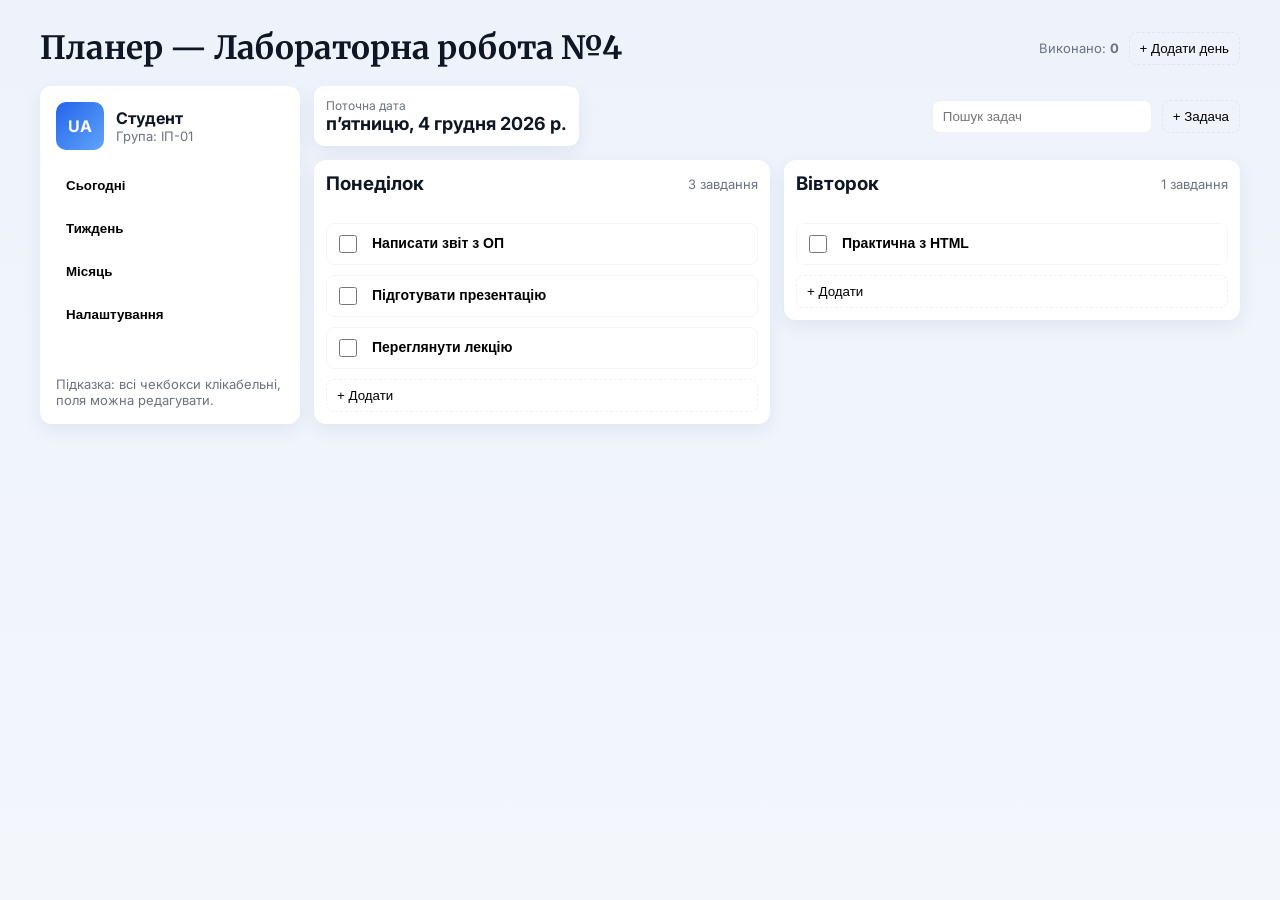
<file: labs/lab4/lab4.html>
<!doctype html>
<html lang="uk">
<head>
  <meta charset="utf-8" />
  <meta name="viewport" content="width=device-width,initial-scale=1" />
  <title>Планер — Лабораторна робота №4</title>
  <link href="https://fonts.googleapis.com/css2?family=Inter:wght@300;400;600;700&family=Merriweather:ital,wght@0,300;0,700;1,300&display=swap" rel="stylesheet">
  <style>
    :root{
      --bg:#f3f6fb;
      --card:#ffffff;
      --accent:#2563eb;
      --muted:#6b7280;
      --radius:12px;
      --gap:14px;
      --shadow: 0 6px 18px rgba(38,57,120,0.08);
    }
    *{box-sizing:border-box}
    html,body{height:100%;margin:0}
    body{
      font-family:Inter, system-ui, -apple-system, 'Segoe UI', Roboto, 'Helvetica Neue', Arial;
      background:linear-gradient(180deg, #eef3fb, var(--bg));
      padding:28px; color:#0f1724;
    }

    .planner-wrap{
      max-width:1200px; margin:0 auto; background:transparent;
    }

    header{display:flex;align-items:center;justify-content:space-between;margin-bottom:18px}
    header h1{font-family:Merriweather, serif;margin:0;font-weight:700}
    header .controls{display:flex;gap:10px;align-items:center}

    .layout{
      display:grid;
      grid-template-columns: 260px 1fr;
      gap:var(--gap);
    }

    .sidebar{
      background:var(--card); padding:16px; border-radius:var(--radius); box-shadow:var(--shadow);
      display:flex;flex-direction:column;gap:12px;
    }
    .sidebar .profile{display:flex;gap:12px;align-items:center}
    .avatar{width:48px;height:48px;border-radius:10px;background:linear-gradient(135deg,var(--accent),#60a5fa);display:flex;align-items:center;justify-content:center;color:white;font-weight:700}
    .small{font-size:13px;color:var(--muted)}

    .nav{display:grid;gap:8px;margin-top:6px}
    .nav button{background:transparent;border:none;text-align:left;padding:10px;border-radius:8px;cursor:pointer;font-weight:600}
    .nav button:hover{background:#f1f5ff}

    .content{
      display:grid;grid-template-rows:auto 1fr;gap:var(--gap);
    }

    .topbar{display:flex;align-items:center;justify-content:space-between;gap:12px}
    .date-card{background:var(--card);padding:12px;border-radius:10px;box-shadow:var(--shadow);min-width:180px}

    .tasks-area{
      display:grid;
      grid-template-columns: repeat(auto-fit, minmax(220px, 1fr));
      gap:var(--gap);
      align-items:start;
    }

    .day-card{background:var(--card);padding:12px;border-radius:12px;box-shadow:var(--shadow);display:flex;flex-direction:column;gap:10px}
    .day-card header{display:flex;align-items:center;justify-content:space-between}
    .day-card h3{margin:0}

    .task{display:flex;gap:10px;align-items:flex-start;padding:8px;border-radius:8px;border:1px solid rgba(15,23,36,0.04)}
    .task input[type='checkbox']{width:18px;height:18px;margin-top:3px;cursor:pointer}
    .task .title{flex:1}
    .task .title input{width:100%;border:none;background:transparent;font-weight:600;font-size:14px}
    .task .title input:focus{outline:2px solid rgba(37,99,235,0.14);border-radius:6px}
    .task textarea{width:100%;border:none;background:transparent;resize:vertical;font-size:13px;color:var(--muted)}

    .add-btn{display:inline-flex;gap:8px;align-items:center;padding:8px 10px;border-radius:8px;border:1px dashed rgba(15,23,36,0.06);cursor:pointer;background:transparent}

    @media (max-width:920px){
      .layout{grid-template-columns:1fr}
      header{flex-direction:column;align-items:flex-start;gap:10px}
    }
  </style>
</head>
<body>
  <div class="planner-wrap">
    <header>
      <h1>Планер — Лабораторна робота №4</h1>
      <div class="controls">
        <div class="small">Виконано: <strong id="done-count">0</strong></div>
        <button id="add-day" class="add-btn">+ Додати день</button>
      </div>
    </header>

    <div class="layout">
      <aside class="sidebar">
        <div class="profile">
          <div class="avatar">UA</div>
          <div>
            <div style="font-weight:700">Студент</div>
            <div class="small">Група: ІП-01</div>
          </div>
        </div>

        <div class="nav">
          <button type="button">Сьогодні</button>
          <button type="button">Тиждень</button>
          <button type="button">Місяць</button>
          <button type="button">Налаштування</button>
        </div>

        <div style="margin-top:auto; font-size:13px; color:var(--muted)">Підказка: всі чекбокси клікабельні, поля можна редагувати.</div>
      </aside>

      <main class="content">
        <div class="topbar">
          <div class="date-card">
            <div style="font-size:12px;color:var(--muted)">Поточна дата</div>
            <div style="font-weight:700; font-size:18px" id="today"></div>
          </div>
          <div style="display:flex;gap:10px;align-items:center">
            <input id="search" placeholder="Пошук задач" style="padding:8px 10px;border-radius:8px;border:1px solid rgba(15,23,36,0.06);min-width:220px" />
            <button class="add-btn" id="add-task">+ Задача</button>
          </div>
        </div>

        <section class="tasks-area" id="tasks-area">
          <div class="day-card" data-day="Понеділок">
            <header>
              <h3>Понеділок</h3>
              <div class="small">3 завдання</div>
            </header>
            <div class="task">
              <input type="checkbox" id="t1">
              <div class="title"><input value="Написати звіт з ОП" /></div>
            </div>
            <div class="task">
              <input type="checkbox" id="t2">
              <div class="title"><input value="Підготувати презентацію" /></div>
            </div>
            <div class="task">
              <input type="checkbox" id="t3">
              <div class="title"><input value="Переглянути лекцію" /></div>
            </div>
            <button class="add-btn btn-add-inside">+ Додати</button>
          </div>

          <div class="day-card" data-day="Вівторок">
            <header>
              <h3>Вівторок</h3>
              <div class="small">1 завдання</div>
            </header>
            <div class="task">
              <input type="checkbox" id="t4">
              <div class="title"><input value="Практична з HTML" /></div>
            </div>
            <button class="add-btn btn-add-inside">+ Додати</button>
          </div>

        </section>
      </main>
    </div>
  </div>

  <script>
    const todayEl = document.getElementById('today');
    const tasksArea = document.getElementById('tasks-area');
    const doneCount = document.getElementById('done-count');

    function formatDate(d){
      return d.toLocaleDateString('uk-UA', {weekday:'long', year:'numeric', month:'long', day:'numeric'});
    }
    todayEl.textContent = formatDate(new Date());

    function updateDone(){
      const checks = tasksArea.querySelectorAll('input[type=checkbox]');
      let done = 0; checks.forEach(c=>{ if(c.checked) done++ });
      doneCount.textContent = done;
    }

    tasksArea.addEventListener('change', e=>{ if(e.target && e.target.type==='checkbox') updateDone(); });
    updateDone();

    document.getElementById('add-day').addEventListener('click', ()=>{
      const name = prompt('Назва дня або розділу','Нова доба');
      if(!name) return;
      const card = document.createElement('div'); card.className='day-card'; card.setAttribute('data-day', name);
      card.innerHTML = `<header><h3>${name}</h3><div class="small">0 завдань</div></header>`;
      const addBtn = document.createElement('button'); addBtn.className='add-btn btn-add-inside'; addBtn.textContent = '+ Додати';
      card.appendChild(addBtn);
      tasksArea.appendChild(card);
    });

    tasksArea.addEventListener('click', e=>{
      if(e.target.closest('.btn-add-inside')){
        const card = e.target.closest('.day-card');
        const title = prompt('Назва завдання','Нова задача');
        if(!title) return;
        const task = document.createElement('div'); task.className='task';
        const id = 'chk'+Math.random().toString(36).slice(2,9);
        task.innerHTML = `<input type="checkbox" id="${id}"><div class="title"><input value="${title}" /></div>`;
        card.insertBefore(task, e.target);
        const small = card.querySelector('header .small');
        const count = card.querySelectorAll('.task').length;
        if(small) small.textContent = count + ' завдань';
        updateDone();
      }
    });

    document.getElementById('search').addEventListener('input', e=>{
      const q = e.target.value.toLowerCase();
      document.querySelectorAll('.task').forEach(t=>{
        const v = (t.querySelector('input[type=text]')?.value || t.querySelector('input')?.value || '').toLowerCase();
        if(!q || v.includes(q)) t.style.display='flex'; else t.style.display='none';
      });
    });

  </script>
</body>
</html>
</file>
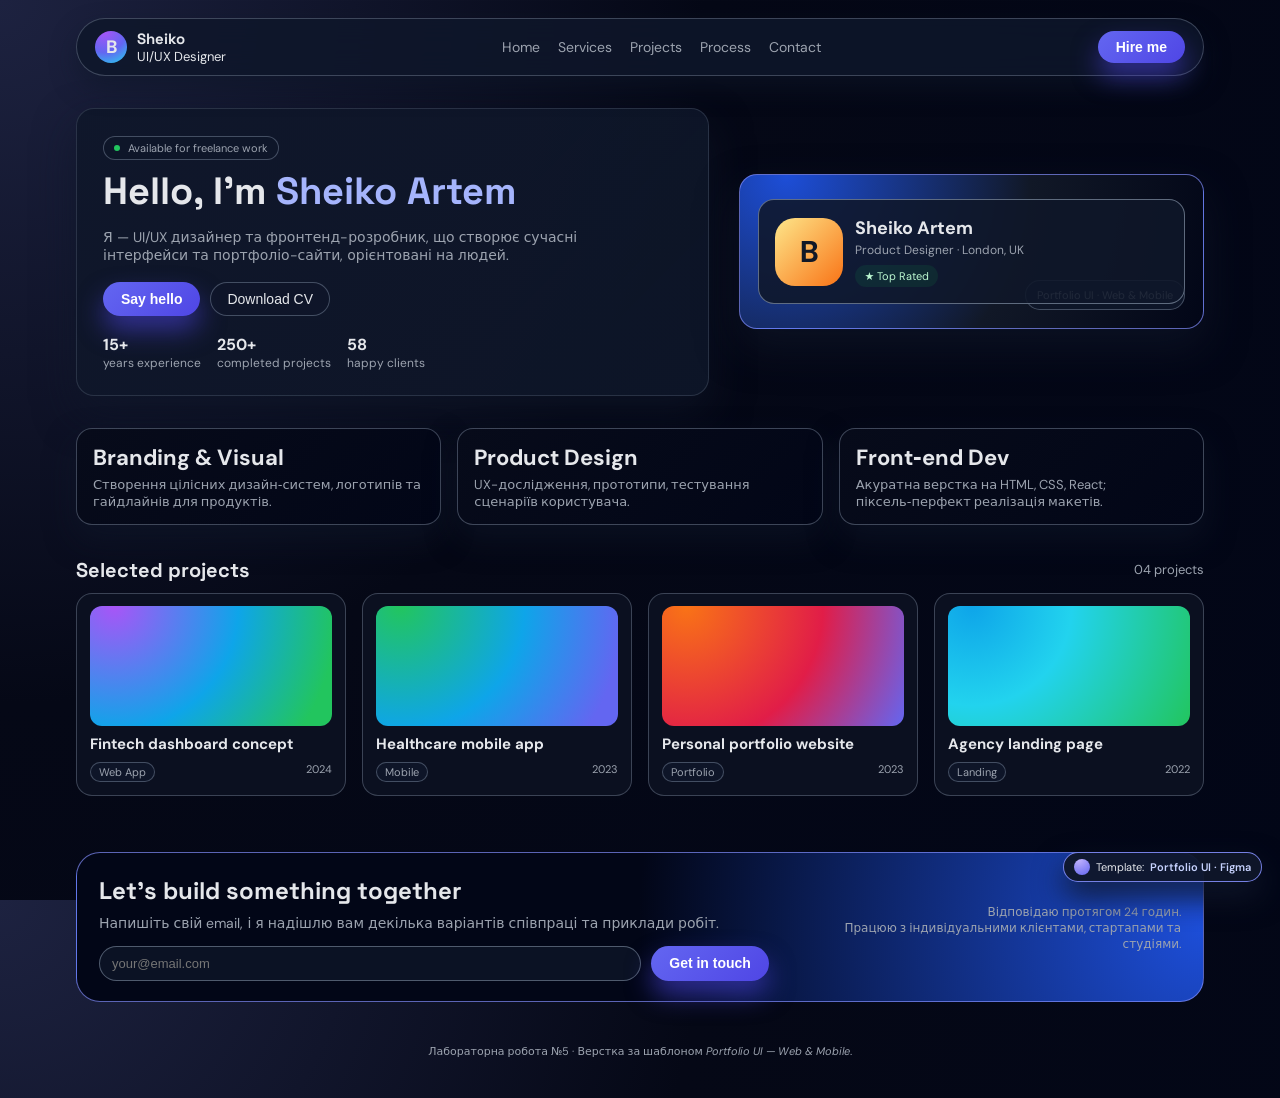
<file: labs/lab5/lab5.html>
<!doctype html>
<html lang="uk">
<head>
  <meta charset="utf-8" />
  <meta name="viewport" content="width=device-width,initial-scale=1" />
  <title>Portfolio Home — Лабораторна робота №5</title>

  <link href="https://fonts.googleapis.com/css2?family=DM+Sans:wght@400;500;700&family=Space+Grotesk:wght@500;700&display=swap" rel="stylesheet">

  <style>
    :root{
      --bg:#050816;
      --bg-soft:#070b1a;
      --card:#0b1020;
      --accent:#6366f1;
      --accent-soft:rgba(99,102,241,0.12);
      --accent-strong:#4f46e5;
      --text:#e5e7eb;
      --muted:#9ca3af;
      --border:rgba(148,163,184,0.2);
      --radius:18px;
      --shadow:0 18px 40px rgba(15,23,42,0.65);
    }

    *{box-sizing:border-box}
    html,body{height:100%;margin:0;padding:0}
    body{
      font-family:"DM Sans", system-ui, -apple-system, BlinkMacSystemFont, "Segoe UI", sans-serif;
      background:radial-gradient(circle at top left,#1d2240 0, #050816 45%, #020617 100%);
      color:var(--text);
      -webkit-font-smoothing:antialiased;
    }

    .page{
      max-width:1160px;
      margin:0 auto;
      padding:18px 16px 40px;
      display:grid;
      grid-template-rows:auto auto auto auto;
      gap:32px;
    }

    header{
      display:flex;
      align-items:center;
      justify-content:space-between;
      gap:16px;
      padding:10px 18px;
      background:rgba(15,23,42,0.86);
      border-radius:999px;
      border:1px solid rgba(148,163,184,0.35);
      box-shadow:0 12px 24px rgba(15,23,42,0.55);
      position:sticky;
      top:12px;
      z-index:20;
      backdrop-filter:blur(14px);
    }

    .logo{display:flex;align-items:center;gap:10px}
    .logo-mark{
      width:32px;height:32px;border-radius:999px;
      background:radial-gradient(circle at 30% 0,#a855f7,#6366f1 55%,#22d3ee 100%);
      display:flex;align-items:center;justify-content:center;font-weight:700;font-size:18px;
    }
    .logo-text{display:flex;flex-direction:column;font-size:13px}
    .logo-text strong{font-family:"Space Grotesk", system-ui;font-size:15px}

    nav{display:flex;align-items:center;gap:18px;font-size:14px}
    nav a{
      text-decoration:none;color:var(--muted);
      transition:color .18s ease, transform .18s ease;
    }
    nav a:hover{color:#e5e7eb;transform:translateY(-1px)}

    .btn-primary{
      border:none;border-radius:999px;padding:8px 18px;font-size:14px;font-weight:600;
      background:linear-gradient(135deg,var(--accent),var(--accent-strong));
      color:white;cursor:pointer;box-shadow:0 14px 26px rgba(79,70,229,0.55);
    }

    .hero{
      display:grid;
      grid-template-columns: minmax(0,1.5fr) minmax(0,1.1fr);
      gap:30px;
      align-items:center;
    }

    .hero-left{
      padding:26px 26px 24px;
      border-radius:var(--radius);
      background:linear-gradient(135deg,rgba(15,23,42,0.95),rgba(15,23,42,0.85));
      border:1px solid var(--border);
      box-shadow:var(--shadow);
    }

    .eyebrow{
      display:inline-flex;align-items:center;gap:8px;
      padding:4px 10px;border-radius:999px;font-size:11px;
      background:rgba(15,23,42,0.9);
      border:1px solid rgba(148,163,184,0.4);
      color:var(--muted);
      margin-bottom:10px;
    }
    .eyebrow-dot{width:6px;height:6px;border-radius:999px;background:#22c55e}

    h1{
      font-family:"Space Grotesk", system-ui;
      font-size:38px;line-height:1.15;margin:0 0 10px;
    }
    h1 span{color:#a5b4fc}

    .tagline{font-size:14px;color:var(--muted);max-width:34rem;margin-bottom:18px}

    .hero-actions{display:flex;flex-wrap:wrap;gap:10px;margin-bottom:18px}
    .btn-ghost{
      padding:8px 16px;border-radius:999px;border:1px solid rgba(148,163,184,0.4);
      background:rgba(15,23,42,0.6);color:var(--text);
      font-size:14px;cursor:pointer;
    }

    .hero-meta{display:flex;flex-wrap:wrap;gap:16px;font-size:12px;color:var(--muted)}
    .hero-meta strong{display:block;font-size:16px;color:var(--text)}

    .hero-right{
      position:relative;
      padding:24px 18px;
      border-radius:var(--radius);
      background:radial-gradient(circle at 10% 0,#1d4ed8,#111827 55%,#020617 100%);
      border:1px solid rgba(129,140,248,0.7);
      box-shadow:var(--shadow);
      overflow:hidden;
    }

    .profile-card{
      position:relative;z-index:1;
      background:rgba(15,23,42,0.88);
      border-radius:16px;
      padding:16px;
      display:grid;grid-template-columns:auto 1fr;gap:12px;align-items:center;
      border:1px solid rgba(148,163,184,0.6);
    }
    .avatar{
      width:68px;height:68px;border-radius:20px;
      background:linear-gradient(135deg,#fde68a,#f97316);
      display:flex;align-items:center;justify-content:center;font-size:30px;font-weight:700;color:#111827;
    }
    .profile-card h2{margin:0;font-size:18px}
    .profile-card p{margin:2px 0 6px;font-size:12px;color:var(--muted)}

    .badge-pill{
      display:inline-flex;align-items:center;gap:6px;
      padding:4px 9px;border-radius:999px;
      font-size:11px;background:rgba(22,163,74,0.12);color:#bbf7d0;
    }

    .floating-tag{
      position:absolute;right:18px;bottom:18px;
      padding:7px 11px;border-radius:999px;
      background:rgba(15,23,42,0.92);
      font-size:11px;border:1px solid rgba(148,163,184,0.4);
      color:var(--muted);
    }

    .stats{
      display:grid;
      grid-template-columns:repeat(auto-fit,minmax(160px,1fr));
      gap:16px;
    }
    .stat-card{
      background:linear-gradient(135deg,var(--bg-soft),#020617);
      border-radius:16px;
      padding:14px 16px;
      border:1px solid rgba(148,163,184,0.4);
      box-shadow:0 14px 30px rgba(15,23,42,0.55);
      font-size:13px;color:var(--muted);
    }
    .stat-card strong{display:block;font-size:22px;color:var(--text);margin-bottom:4px}

    .section-title{display:flex;align-items:center;justify-content:space-between;margin-bottom:10px}
    .section-title h2{margin:0;font-size:20px;font-family:"Space Grotesk"}
    .section-title span{font-size:13px;color:var(--muted)}

    .projects-grid{
      display:grid;
      grid-template-columns:repeat(auto-fit,minmax(230px,1fr));
      gap:16px;
    }

    .project-card{
      background:var(--card);
      border-radius:16px;
      padding:12px 13px 13px;
      border:1px solid rgba(148,163,184,0.35);
      display:grid;gap:8px;
      position:relative;
      overflow:hidden;
    }
    .project-thumb{
      height:120px;border-radius:12px;
      background:radial-gradient(circle at 10% 0,#a855f7,#0ea5e9 50%,#22c55e 90%);
    }
    .project-card h3{margin:0;font-size:15px}
    .project-meta{display:flex;justify-content:space-between;font-size:11px;color:var(--muted)}
    .tag{
      display:inline-flex;align-items:center;padding:2px 8px;border-radius:999px;font-size:11px;
      background:rgba(15,23,42,0.9);border:1px solid rgba(148,163,184,0.4);
    }

    .cta{
      margin-top:24px;
      display:grid;
      grid-template-columns:minmax(0,1.7fr) minmax(0,1fr);
      gap:18px;
      align-items:center;
      background:radial-gradient(circle at right,#1d4ed8,#020617 50%,#020617 100%);
      border-radius:24px;
      padding:22px 22px 20px;
      border:1px solid rgba(129,140,248,0.7);
    }
    .cta h2{margin:0 0 8px;font-family:"Space Grotesk"}
    .cta p{margin:0 0 14px;font-size:14px;color:var(--muted)}
    .cta form{display:grid;grid-template-columns:2fr auto;gap:10px}
    .cta input[type=email]{
      border-radius:999px;border:1px solid rgba(148,163,184,0.5);
      padding:9px 12px;background:rgba(15,23,42,0.75);
      color:var(--text);font-size:13px;
    }
    .cta aside{font-size:12px;color:var(--muted);text-align:right}

    footer{margin-top:10px;font-size:11px;color:var(--muted);text-align:center}

    .template-badge{
      position:fixed;
      right:18px;
      bottom:18px;
      z-index:50;
      background:rgba(15,23,42,0.95);
      border-radius:999px;
      padding:6px 10px;
      display:flex;align-items:center;gap:6px;
      border:1px solid rgba(129,140,248,0.9);
      box-shadow:0 14px 30px rgba(15,23,42,0.9);
      font-size:11px;
    }
    .template-badge a{
      color:#c7d2fe;
      text-decoration:none;
      font-weight:600;
    }
    .template-dot{
      width:16px;height:16px;border-radius:999px;
      background:radial-gradient(circle at 30% 0,#c4b5fd,#6366f1);
    }

    @media (max-width:900px){
      .hero{grid-template-columns:1fr}
      .cta{grid-template-columns:1fr}
      header{border-radius:16px}
    }
    @media (max-width:640px){
      header{flex-wrap:wrap;align-items:flex-start}
      nav{display:none}
      h1{font-size:30px}
      .page{padding-inline:12px}
      .template-badge{left:50%;right:auto;transform:translateX(-50%);bottom:14px}
    }
  </style>
</head>
<body>
  <div class="page">
    <header>
      <div class="logo">
        <div class="logo-mark">B</div>
        <div class="logo-text">
          <strong>Sheiko</strong>
          <span>UI/UX Designer</span>
        </div>
      </div>
      <nav>
        <a href="#home">Home</a>
        <a href="#services">Services</a>
        <a href="#projects">Projects</a>
        <a href="#process">Process</a>
        <a href="#contact">Contact</a>
      </nav>
      <button class="btn-primary">Hire me</button>
    </header>

    <section class="hero" id="home">
      <div class="hero-left">
        <div class="eyebrow"><span class="eyebrow-dot"></span>Available for freelance work</div>
        <h1>Hello, I'm <span>Sheiko Artem</span></h1>
        <p class="tagline">Я — UI/UX дизайнер та фронтенд-розробник, що створює сучасні інтерфейси та портфоліо-сайти, орієнтовані на людей.</p>
        <div class="hero-actions">
          <button class="btn-primary">Say hello</button>
          <button class="btn-ghost">Download CV</button>
        </div>
        <div class="hero-meta">
          <div>
            <strong>15+</strong>
            years experience
          </div>
          <div>
            <strong>250+</strong>
            completed projects
          </div>
          <div>
            <strong>58</strong>
            happy clients
          </div>
        </div>
      </div>

      <aside class="hero-right" aria-label="Profile preview">
        <div class="profile-card">
          <div class="avatar">B</div>
          <div>
            <h2>Sheiko Artem</h2>
            <p>Product Designer · London, UK</p>
            <span class="badge-pill">★ Top Rated</span>
          </div>
        </div>
        <div class="floating-tag">Portfolio UI · Web & Mobile</div>
      </aside>
    </section>

    <section class="stats" aria-label="Highlights">
      <article class="stat-card">
        <strong>Branding & Visual</strong>
        Створення цілісних дизайн‑систем, логотипів та гайдлайнів для продуктів.
      </article>
      <article class="stat-card">
        <strong>Product Design</strong>
        UX-дослідження, прототипи, тестування сценаріїв користувача.
      </article>
      <article class="stat-card">
        <strong>Front‑end Dev</strong>
        Акуратна верстка на HTML, CSS, React; піксель‑перфект реалізація макетів.
      </article>
    </section>

    <section id="projects">
      <div class="section-title">
        <h2>Selected projects</h2>
        <span>04 projects</span>
      </div>
      <div class="projects-grid">
        <article class="project-card">
          <div class="project-thumb"></div>
          <h3>Fintech dashboard concept</h3>
          <div class="project-meta">
            <span class="tag">Web App</span>
            <span>2024</span>
          </div>
        </article>
        <article class="project-card">
          <div class="project-thumb" style="background:radial-gradient(circle at 10% 0,#22c55e,#0ea5e9 50%,#6366f1 90%)"></div>
          <h3>Healthcare mobile app</h3>
          <div class="project-meta">
            <span class="tag">Mobile</span>
            <span>2023</span>
          </div>
        </article>
        <article class="project-card">
          <div class="project-thumb" style="background:radial-gradient(circle at 10% 0,#f97316,#e11d48 55%,#6366f1 100%)"></div>
          <h3>Personal portfolio website</h3>
          <div class="project-meta">
            <span class="tag">Portfolio</span>
            <span>2023</span>
          </div>
        </article>
        <article class="project-card">
          <div class="project-thumb" style="background:radial-gradient(circle at 10% 0,#0ea5e9,#22d3ee 40%,#22c55e 100%)"></div>
          <h3>Agency landing page</h3>
          <div class="project-meta">
            <span class="tag">Landing</span>
            <span>2022</span>
          </div>
        </article>
      </div>
    </section>

    <section class="cta" id="contact">
      <div>
        <h2>Let’s build something together</h2>
        <p>Напишіть свій email, і я надішлю вам декілька варіантів співпраці та приклади робіт.</p>
        <form>
          <input type="email" required placeholder="your@email.com" />
          <button type="submit" class="btn-primary">Get in touch</button>
        </form>
      </div>
      <aside>
        <div>Відповідаю протягом 24 годин.</div>
        <div>Працюю з індивідуальними клієнтами, стартапами та студіями.</div>
      </aside>
    </section>

    <footer>
      Лабораторна робота №5 · Верстка за шаблоном <em>Portfolio UI — Web &amp; Mobile</em>.
    </footer>
  </div>

  <div class="template-badge" aria-label="Figma template link">
    <div class="template-dot"></div>
    <span>Template:</span>
    <a href="https://www.figma.com/design/gKZoWoleFgP35xvYu83Y2l/Portfolio-UI---Web---Mobile?node-id=0-1&p=f" target="_blank" rel="noreferrer noopener">Portfolio UI · Figma</a>
  </div>
</body>
</html>
</file>
<file: css/style.css>
body {
    font-family: Arial, sans-serif;
    margin: 20px;
}

header {
    background: #f3f3f3;
    padding: 20px;
    margin-bottom: 20px;
}

nav a {
    margin-right: 15px;
    text-decoration: none;
    color: darkblue;
}

table {
    border-collapse: collapse;
}
</file>
<file: labs/lab2.css>
li:first-child {
    font-weight: bold;
}

a:last-child {
    color: red;
}

input:disabled {
    background-color: #d3d3d3;
}

div > p {
    font-weight: 600;
}

a[href^="https"] {
    color: green;
}

input[type="text"] {
    border: 1px solid blue;
}

li:first-child,
li:last-child {
    font-size: 24px;
}

div p {
    font-size: 16px;
}

input:checked {
    background-color: #ccecff;
}

li > a {
    text-decoration: underline;
}

li:nth-child(even) {
    font-weight: bold;
}

input[type="text"]:not(:disabled) {
    background-color: #eee;
}

p:first-child {
    font-size: 24px;
}

.special + li {
    text-decoration: line-through;
}

p::first-letter {
    font-size: 36px;
}

a::after {
    content: " ↗";
}
</file>
<file: labs/lab3/styles/general.css>
p {
    font-family: Roboto, Arial;
    margin-top: 0;
    margin-bottom: 0;
}

body {
    font-family: Roboto, Arial;
    margin: 0;
    padding-top: 80px;
    padding-left: 96px;
    padding-right: 24px;
    background-color: rgb(248, 248, 248);
}

@media (min-width: 1200.1px) {
    /* Either use margin-left or padding-left. Effects of
    both are same. */
    body {
        margin-left: 168px;
        /* padding-left: 280px; */
    } 
}
</file>
<file: labs/lab3/styles/header.css>
.header {
    height: 55px;
    display: flex;
    flex-direction: row;
    justify-content: space-between;
    position: fixed;
    top: 0;
    left: 0;
    right: 0;
    background-color: white;
    border-bottom-width: 1px;
    border-bottom-style: solid;
    border-bottom-color: rgb(228, 228, 228);
    z-index: 100;
}

.left-section {
    display: flex;
    align-items: center;
}

.hamburger-logo {
    height: 24px;
    margin-right: 24px;
    margin-left: 24px;
}

.hamburger-logo:hover,
.youtube-logo:hover,
.search-button:hover,
.voice-search-button:hover,
.upload-icon:hover,
.youtube-apps-icon:hover,
.notifications-icon:hover,
.notifications-count:hover,
.current-user-picture-icon:hover {
    cursor: pointer;
}

.youtube-logo {
    height: 20px;
}

.middle-section {
    flex: 1;
    margin-right: 35px;
    margin-left: 70px;
    max-width: 500px;
    display: flex;
    align-items: center;
}

.search-bar {
    flex: 1;
    height: 36px;
    padding-left: 10px;
    font-size: 16px;
    border: 1px solid rgb(192, 192, 192);
    border-radius: 2px;
    box-shadow: inset 1px 2px 3px rgba(0, 0, 0, 0.05);
    width: 0;
}

.search-bar::placeholder {
    font-size: 16px;
}

.search-button {
    height: 40px;
    width: 60px;
    background-color: rgb(240, 240, 240);
    border-width: 1px;
    border-style: solid;
    border-color: rgb(192, 192, 192);
    margin-left: -1px;
    margin-right: 10px;
}

.search-button,
.voice-search-button,
.upload-icon-container,
.youtube-apps-icon-container,
.notifications-icon-container {
    position: relative;
    display: flex;
    justify-content: center;
    align-items: center;
}

.search-icon {
    height: 25px;
}

.search-button .tooltip,
.voice-search-button .tooltip,
.upload-icon-container .tooltip,
.youtube-apps-icon-container .tooltip,
.notifications-icon-container .tooltip{
    position: absolute;
    background-color: gray;
    color: white;
    padding-top: 4px;
    padding-bottom: 4px;
    padding-left: 8px;
    padding-right: 8px;
    border-radius: 2px;
    font-size: 12px;
    bottom: -30px;
    opacity: 0;
    transition: opacity 0.15s;
    pointer-events: none;
    white-space: nowrap;
}

.search-button:hover .tooltip,
.voice-search-button:hover .tooltip,
.upload-icon-container:hover .tooltip,
.youtube-apps-icon-container:hover .tooltip,
.notifications-icon-container:hover .tooltip{
    opacity: 1;
}

.voice-search-button {
    height: 40px;
    width: 40px;
    border-radius: 20px;
    border: none;
    background-color: rgb(245, 245, 245);
}

.voice-search-icon {
    height: 24px;
}

.right-section {
    width: 180px;
    margin-right: 20px;
    display: flex;
    align-items: center;
    justify-content: space-between;
    flex-shrink: 0;
}

.upload-icon {
    height: 24px;
}

.youtube-apps-icon {
    height: 24px;
}

.notifications-icon-container {
    position: relative;
}

.notifications-icon {
    height: 24px;
}

.notifications-count {
    position: absolute;
    right: -5px;
    top: -2px;
    border-radius: 10px;
    background-color: rgb(200, 0, 0);
    color: white;
    font-size: 11px;
    padding-left: 5px;
    padding-right: 5px;
    padding-top: 2px;
    padding-bottom: 2px;
}

.current-user-picture-icon {
    height: 32px;
    border-radius: 16px;
}
</file>
<file: labs/lab3/styles/video.css>
.video-grid {
    display: grid;
    grid-template-columns: 1fr 1fr 1fr;
    column-gap: 16px;
    row-gap: 20px;
}

@media (max-width: 750px){
    .video-grid {
        grid-template-columns: 1fr 1fr;
    }
}

@media (min-width: 751px) and (max-width: 999px) {
    .video-grid {
        grid-template-columns: 1fr 1fr 1fr;
    }
}

@media (min-width: 1000px) {
    .video-grid {
        grid-template-columns: 1fr 1fr 1fr 1fr;
    }
    .video-title {
        font-size: 16px;
        line-height: 24px;
    }
    .video-stats,
    .video-author {
        font-size: 14px;
    }
}

.thumbnail {
    width: 100%;
}

.thumbnail-row {
    margin-bottom: 8px;
    position: relative;
}

.video-time {
    font-size: 12px;
    font-weight: 500;
    padding: 4px;
    border-radius: 2px;
    background-color: black;
    color: white;
    position: absolute;
    bottom: 10px;
    right: 8px;
}

.video-info-grid {
    display: grid;
    grid-template-columns: 50px 1fr;
}

.profile-picture {
    width: 36px;
    border-radius: 50px;
}

.video-title-link,
.channel-link {
    text-decoration: none;
    color: black;
}

.video-title {
    margin-top: 0;
    font-size: 14px;
    font-weight: 500;
    line-height: 20px;
    margin-bottom: 10px;
}

.video-author,
.video-stats {
    font-size: 12px;
    color: rgb(96, 96, 96);
}

.video-author {
    margin-bottom: 4px;
}

.thumbnail:hover,
.profile-picture:hover,
.video-title:hover,
.video-author:hover {
    cursor: pointer;
}

.profile-picture-container {
    position: relative;
    display: inline-block;
}

.profile-picture-container:hover .channel-tooltip {
    opacity: 1;
}

.channel-tooltip {
    display: flex;
    flex-direction: row;
    align-items: center;
    background-color: white;
    width: 200px;
    padding: 12px 12px;
    box-shadow: 2px 3px 10px rgba(0, 0, 0, 0.3);
    border-radius: 6px;
    position: absolute;
    top: 50px;
    z-index: 300;
    opacity: 0;
    transition: opacity 0.15s;
    pointer-events: none;   
}

.channel-tooltip-picture {
    width: 50px;
    height: 50px;
    border-radius: 50px;
    margin-right: 8px;
}

.channel-tooltip-name {
    font-family: Roboto, Arial;
    font-weight: bold;
    font-size: 16px;
    margin-bottom: 4px;
}

.channel-tooltip-stats {
    font-family: Roboto, Arial;
    color: rgb(96, 96, 96);
    font-size: 14px;
}
</file>
<file: labs/lab3/styles/sidebar.css>
@media (max-width: 1200px) {
    .sidebar {
            position: fixed;
            left: 0;
            bottom: 0;
            top: 55px;
            background-color: white;
            width: 72px;
            z-index: 200;
            padding-top: 5px;
        }
    
    .sidebar-link {
        height: 74px;
        display: flex;
        justify-content: center;
        align-items: center;
        flex-direction: column;
        cursor: pointer;
    }

    .sidebar-link:hover {
        background-color: rgb(235, 235, 235);
    }

    .sidebar-link img {
        height: 24px;
        margin-bottom: 4px;
    }

    .sidebar-link div {
        font-family: Roboto, Arial;
        font-size: 10px;
    }
}

@media (min-width: 1200.1px) {
    .sidebar {
        position: fixed;
        left: 0;
        bottom: 0;
        top: 55px;
        background-color: white;
        width: 240px;
        z-index: 200;
        padding-top: 13px;
    }

    .sidebar-link {
        display: flex;
        flex-direction: row;
        align-items: center;
        cursor: pointer;
        padding: 8px 24px;
    }

    .sidebar-link:hover {
        background-color: rgb(235, 235, 235);
    }
    
    .sidebar-link img {
        height: 24px;
        margin-right: 24px;
    }

    .sidebar-link div {
        font-family: Roboto, Arial;
        font-size: 14px;
    }
}
</file>
